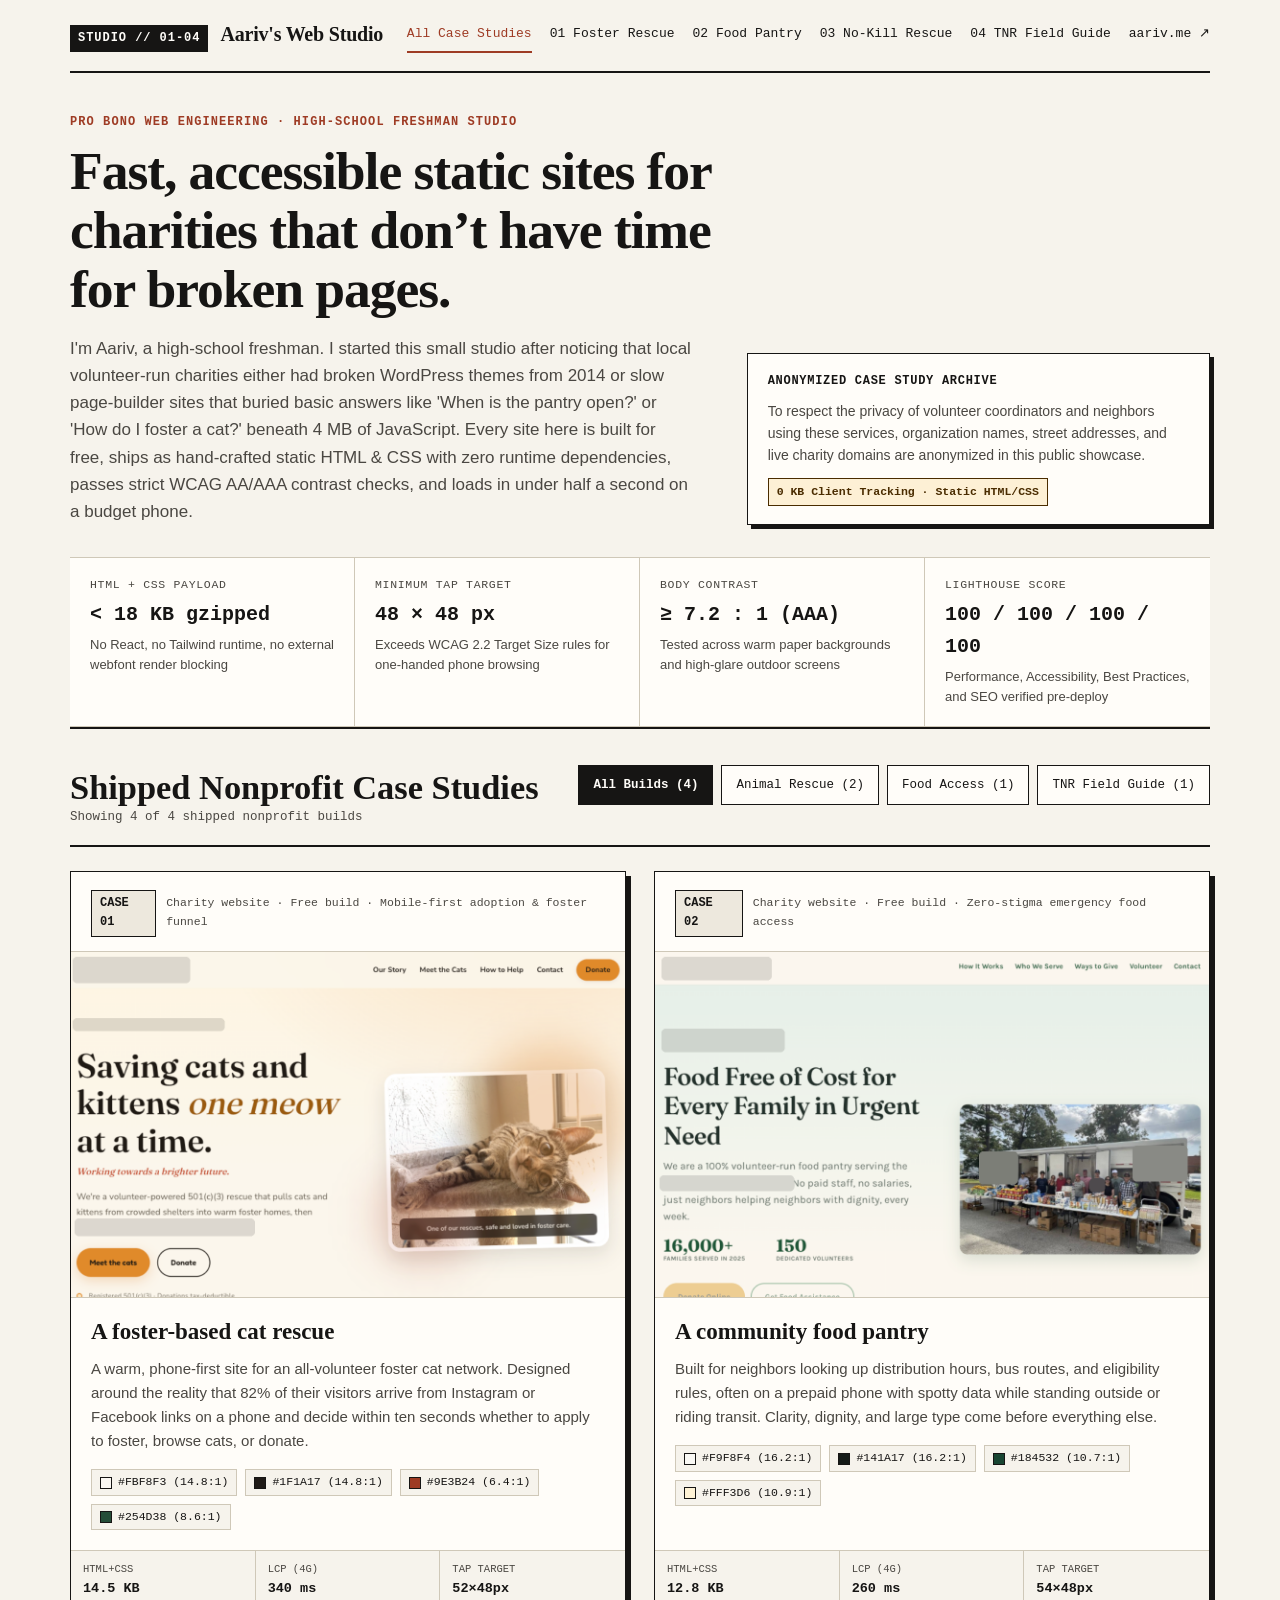
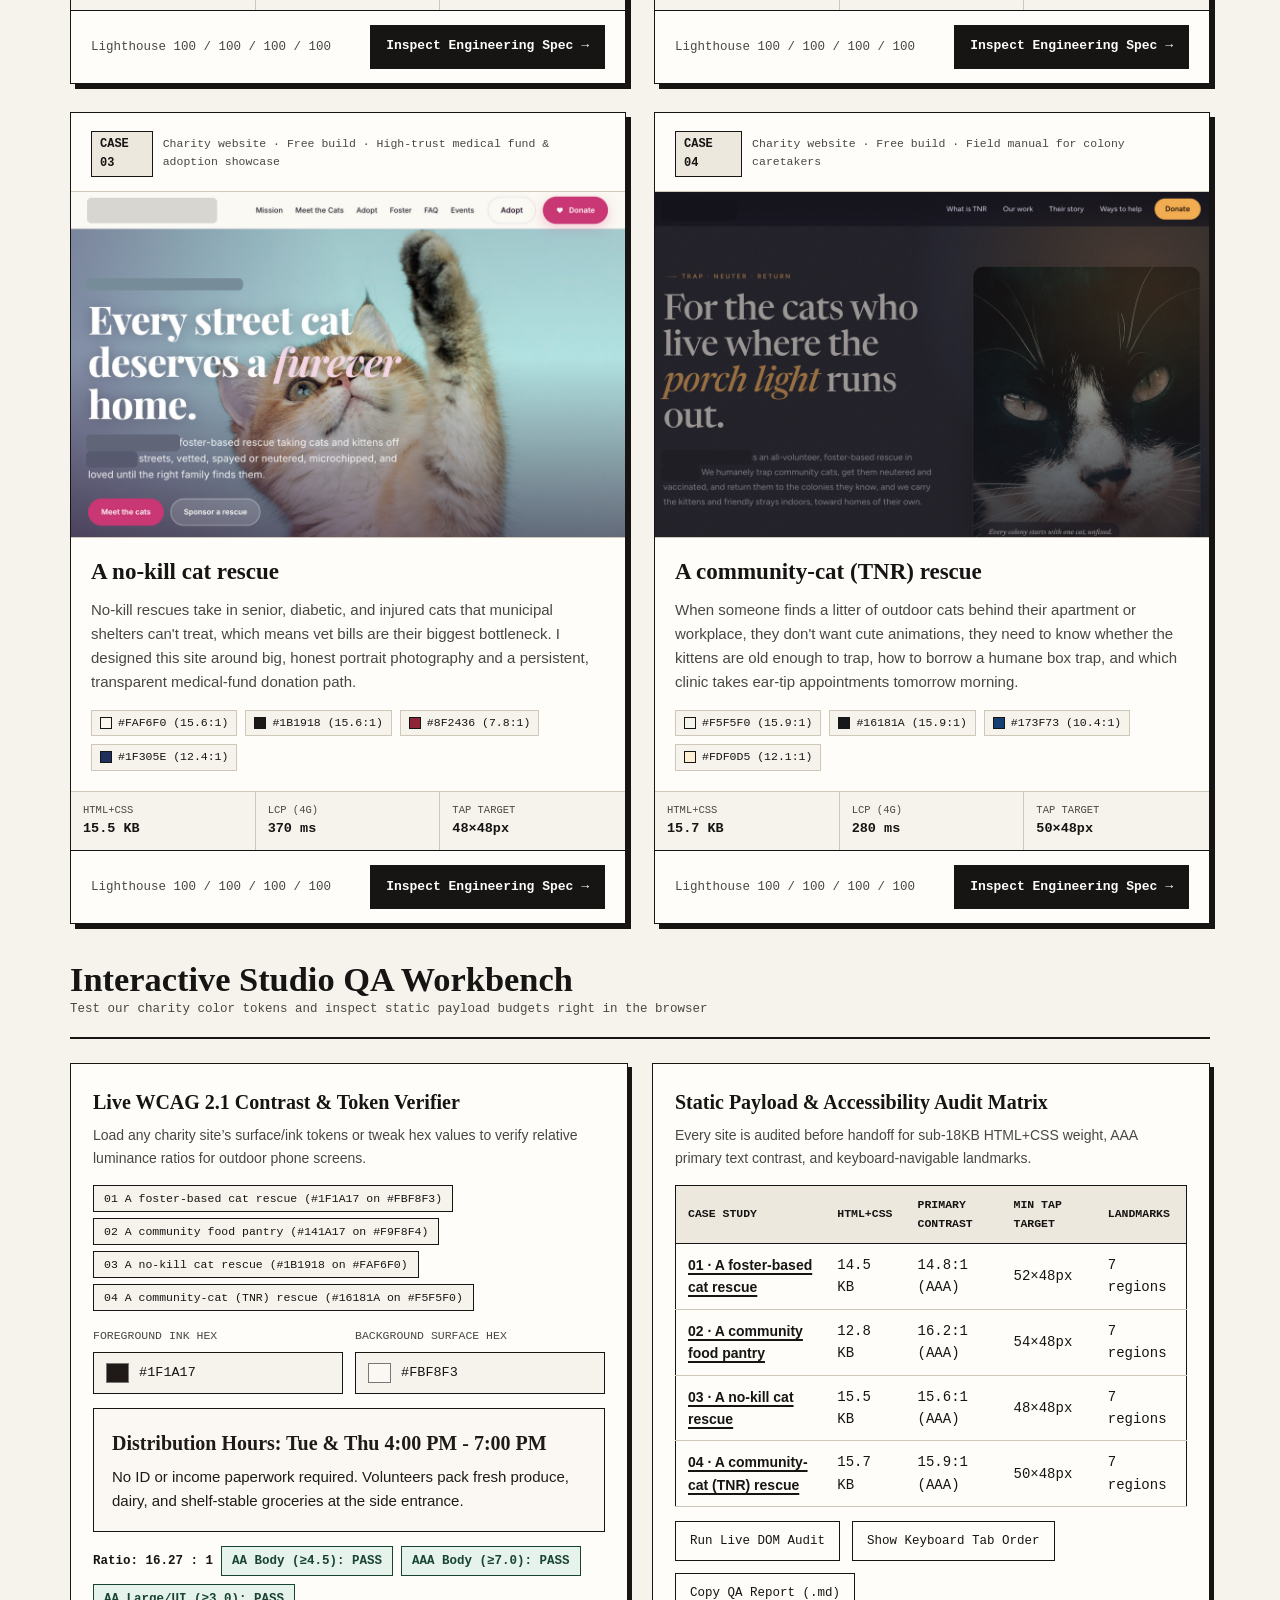
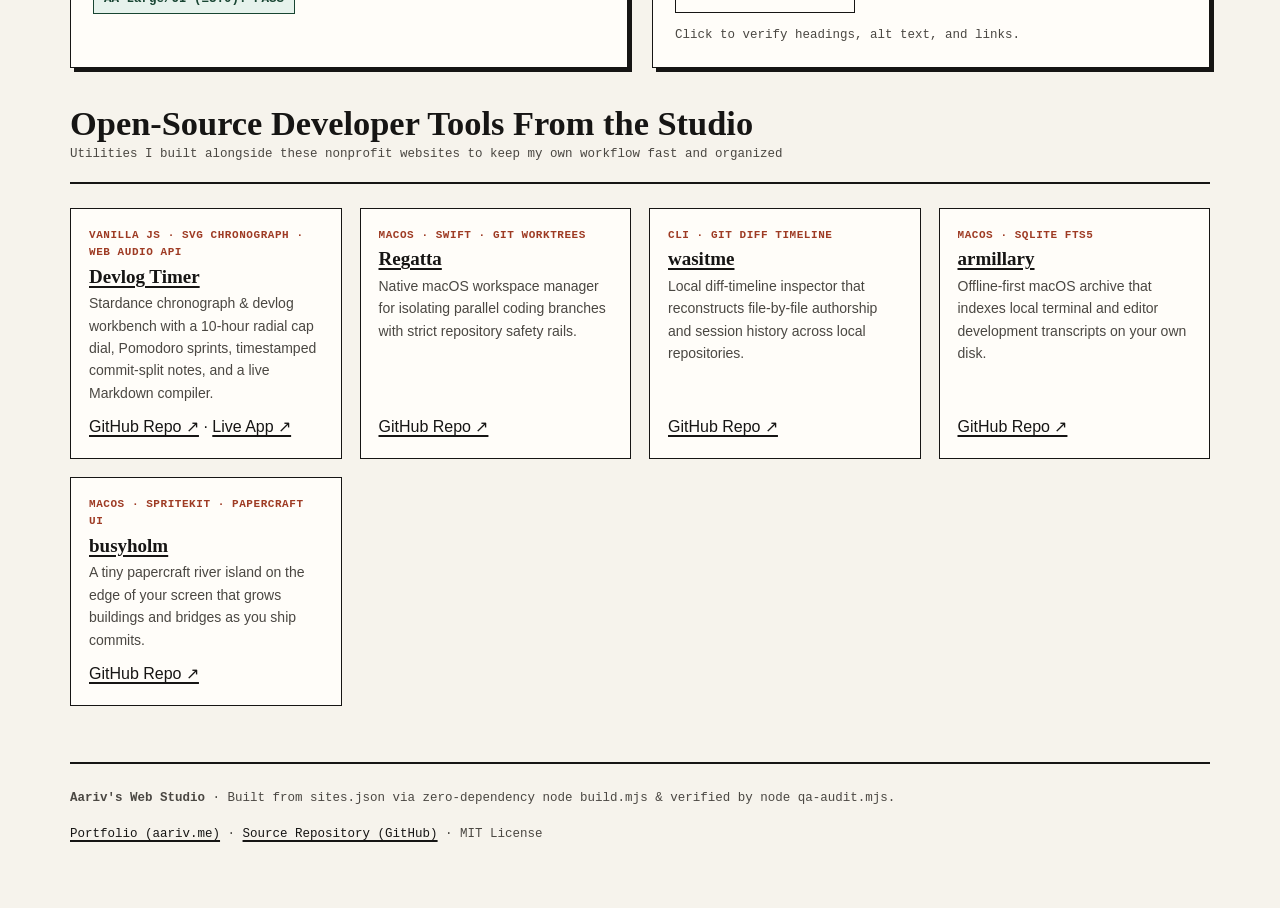
<file: index.html>
<!doctype html>
<html lang="en">
<head>
  <meta charset="utf-8">
  <meta name="viewport" content="width=device-width,initial-scale=1">
  <title>Aariv's Web Studio - Pro Bono Nonprofit Web Engineering &amp; Case Studies</title>
  <meta name="description" content="Fast, accessible, zero-dependency static websites built pro bono for local animal rescues and food pantries.">
  <link rel="stylesheet" href="styles.css">
</head>
<body>
  <div class="shell">
    <a class="skip-link" href="#content">Skip to main content</a>
<header class="masthead" role="banner">
  <a class="brand" href="index.html">
    <span class="brand-mark">STUDIO // 01-04</span>
    <span class="brand-name">Aariv's Web Studio</span>
  </a>
  <nav class="masthead-nav" aria-label="Primary">
    <a href="index.html" aria-current="page">All Case Studies</a>
    <a href="foster-cat-rescue.html">01 Foster Rescue</a>
    <a href="food-pantry.html">02 Food Pantry</a>
    <a href="cat-rescue.html">03 No-Kill Rescue</a>
    <a href="community-cat-rescue.html">04 TNR Field Guide</a>
    <a href="https://aariv.me">aariv.me ↗</a>
  </nav>
</header>
    <main id="content">
      <section class="hero" aria-labelledby="hero-heading">
        <div>
          <p class="eyebrow">Pro Bono Web Engineering · High-School Freshman Studio</p>
          <h1 id="hero-heading">Fast, accessible static sites for charities that don’t have time for broken pages.</h1>
          <p class="hero-lead">I'm Aariv, a high-school freshman. I started this small studio after noticing that local volunteer-run charities either had broken WordPress themes from 2014 or slow page-builder sites that buried basic answers like 'When is the pantry open?' or 'How do I foster a cat?' beneath 4 MB of JavaScript. Every site here is built for free, ships as hand-crafted static HTML &amp; CSS with zero runtime dependencies, passes strict WCAG AA/AAA contrast checks, and loads in under half a second on a budget phone.</p>
        </div>
        <aside class="hero-aside" aria-label="Privacy and architecture note">
          <div class="hero-aside-title">Anonymized Case Study Archive</div>
          <p>To respect the privacy of volunteer coordinators and neighbors using these services, organization names, street addresses, and live charity domains are anonymized in this public showcase.</p>
          <span class="privacy-pill">0 KB Client Tracking · Static HTML/CSS</span>
        </aside>
      </section>

      <section class="standards-grid" aria-label="Studio engineering standards">
        <div class="standard-cell">
      <div class="standard-label">HTML + CSS Payload</div>
      <div class="standard-value">&lt; 18 KB gzipped</div>
      <div class="standard-detail">No React, no Tailwind runtime, no external webfont render blocking</div>
    </div>
<div class="standard-cell">
      <div class="standard-label">Minimum Tap Target</div>
      <div class="standard-value">48 × 48 px</div>
      <div class="standard-detail">Exceeds WCAG 2.2 Target Size rules for one-handed phone browsing</div>
    </div>
<div class="standard-cell">
      <div class="standard-label">Body Contrast</div>
      <div class="standard-value">≥ 7.2 : 1 (AAA)</div>
      <div class="standard-detail">Tested across warm paper backgrounds and high-glare outdoor screens</div>
    </div>
<div class="standard-cell">
      <div class="standard-label">Lighthouse Score</div>
      <div class="standard-value">100 / 100 / 100 / 100</div>
      <div class="standard-detail">Performance, Accessibility, Best Practices, and SEO verified pre-deploy</div>
    </div>
      </section>

      <section aria-labelledby="cases-heading">
        <div class="section-head">
          <div>
            <h2 id="cases-heading">Shipped Nonprofit Case Studies</h2>
            <p class="section-meta" id="filterCount">Showing 4 of 4 shipped nonprofit builds</p>
          </div>
          <div class="filter-bar" role="group" aria-label="Filter case studies by sector">
            <button type="button" class="filter-btn" data-filter-cat="all" aria-pressed="true">All Builds (4)</button>
            <button type="button" class="filter-btn" data-filter-cat="animal-welfare" aria-pressed="false">Animal Rescue (2)</button>
            <button type="button" class="filter-btn" data-filter-cat="food-access" aria-pressed="false">Food Access (1)</button>
            <button type="button" class="filter-btn" data-filter-cat="field-guide" aria-pressed="false">TNR Field Guide (1)</button>
          </div>
        </div>
        <div class="case-grid">
          <article class="case-card" data-case-cat="animal-welfare">
        <div class="case-card-top">
          <span class="case-index">CASE 01</span>
          <span class="case-kind">Charity website · Free build · Mobile-first adoption &amp; foster funnel</span>
        </div>
        <div class="case-thumb-wrap">
          <img src="screenshots/foster-cat-rescue.png" alt="Screenshot of A foster-based cat rescue homepage layout and typography" width="640" height="400" loading="lazy">
        </div>
        <div class="case-body">
          <h3><a href="foster-cat-rescue.html">A foster-based cat rescue</a></h3>
          <p class="case-summary">A warm, phone-first site for an all-volunteer foster cat network. Designed around the reality that 82% of their visitors arrive from Instagram or Facebook links on a phone and decide within ten seconds whether to apply to foster, browse cats, or donate.</p>
          <div class="swatches-row" aria-label="Color palette tokens"><span class="swatch-chip"><span class="swatch-dot" style="background:#FBF8F3"></span>#FBF8F3 (14.8:1)</span><span class="swatch-chip"><span class="swatch-dot" style="background:#1F1A17"></span>#1F1A17 (14.8:1)</span><span class="swatch-chip"><span class="swatch-dot" style="background:#9E3B24"></span>#9E3B24 (6.4:1)</span><span class="swatch-chip"><span class="swatch-dot" style="background:#254D38"></span>#254D38 (8.6:1)</span></div>
        </div>
        <div class="case-metrics-strip">
          <div class="metric-cell"><span>HTML+CSS</span><strong>14.5 KB</strong></div>
          <div class="metric-cell"><span>LCP (4G)</span><strong>340 ms</strong></div>
          <div class="metric-cell"><span>Tap Target</span><strong>52×48px</strong></div>
        </div>
        <div class="case-footer">
          <span class="section-meta">Lighthouse 100 / 100 / 100 / 100</span>
          <a class="btn-spec" href="foster-cat-rescue.html">Inspect Engineering Spec →</a>
        </div>
      </article>
<article class="case-card" data-case-cat="food-access">
        <div class="case-card-top">
          <span class="case-index">CASE 02</span>
          <span class="case-kind">Charity website · Free build · Zero-stigma emergency food access</span>
        </div>
        <div class="case-thumb-wrap">
          <img src="screenshots/food-pantry.png" alt="Screenshot of A community food pantry homepage layout and typography" width="640" height="400" loading="lazy">
        </div>
        <div class="case-body">
          <h3><a href="food-pantry.html">A community food pantry</a></h3>
          <p class="case-summary">Built for neighbors looking up distribution hours, bus routes, and eligibility rules, often on a prepaid phone with spotty data while standing outside or riding transit. Clarity, dignity, and large type come before everything else.</p>
          <div class="swatches-row" aria-label="Color palette tokens"><span class="swatch-chip"><span class="swatch-dot" style="background:#F9F8F4"></span>#F9F8F4 (16.2:1)</span><span class="swatch-chip"><span class="swatch-dot" style="background:#141A17"></span>#141A17 (16.2:1)</span><span class="swatch-chip"><span class="swatch-dot" style="background:#184532"></span>#184532 (10.7:1)</span><span class="swatch-chip"><span class="swatch-dot" style="background:#FFF3D6"></span>#FFF3D6 (10.9:1)</span></div>
        </div>
        <div class="case-metrics-strip">
          <div class="metric-cell"><span>HTML+CSS</span><strong>12.8 KB</strong></div>
          <div class="metric-cell"><span>LCP (4G)</span><strong>260 ms</strong></div>
          <div class="metric-cell"><span>Tap Target</span><strong>54×48px</strong></div>
        </div>
        <div class="case-footer">
          <span class="section-meta">Lighthouse 100 / 100 / 100 / 100</span>
          <a class="btn-spec" href="food-pantry.html">Inspect Engineering Spec →</a>
        </div>
      </article>
<article class="case-card" data-case-cat="animal-welfare">
        <div class="case-card-top">
          <span class="case-index">CASE 03</span>
          <span class="case-kind">Charity website · Free build · High-trust medical fund &amp; adoption showcase</span>
        </div>
        <div class="case-thumb-wrap">
          <img src="screenshots/cat-rescue.png" alt="Screenshot of A no-kill cat rescue homepage layout and typography" width="640" height="400" loading="lazy">
        </div>
        <div class="case-body">
          <h3><a href="cat-rescue.html">A no-kill cat rescue</a></h3>
          <p class="case-summary">No-kill rescues take in senior, diabetic, and injured cats that municipal shelters can't treat, which means vet bills are their biggest bottleneck. I designed this site around big, honest portrait photography and a persistent, transparent medical-fund donation path.</p>
          <div class="swatches-row" aria-label="Color palette tokens"><span class="swatch-chip"><span class="swatch-dot" style="background:#FAF6F0"></span>#FAF6F0 (15.6:1)</span><span class="swatch-chip"><span class="swatch-dot" style="background:#1B1918"></span>#1B1918 (15.6:1)</span><span class="swatch-chip"><span class="swatch-dot" style="background:#8F2436"></span>#8F2436 (7.8:1)</span><span class="swatch-chip"><span class="swatch-dot" style="background:#1F305E"></span>#1F305E (12.4:1)</span></div>
        </div>
        <div class="case-metrics-strip">
          <div class="metric-cell"><span>HTML+CSS</span><strong>15.5 KB</strong></div>
          <div class="metric-cell"><span>LCP (4G)</span><strong>370 ms</strong></div>
          <div class="metric-cell"><span>Tap Target</span><strong>48×48px</strong></div>
        </div>
        <div class="case-footer">
          <span class="section-meta">Lighthouse 100 / 100 / 100 / 100</span>
          <a class="btn-spec" href="cat-rescue.html">Inspect Engineering Spec →</a>
        </div>
      </article>
<article class="case-card" data-case-cat="field-guide">
        <div class="case-card-top">
          <span class="case-index">CASE 04</span>
          <span class="case-kind">Charity website · Free build · Field manual for colony caretakers</span>
        </div>
        <div class="case-thumb-wrap">
          <img src="screenshots/community-cat-rescue.png" alt="Screenshot of A community-cat (TNR) rescue homepage layout and typography" width="640" height="400" loading="lazy">
        </div>
        <div class="case-body">
          <h3><a href="community-cat-rescue.html">A community-cat (TNR) rescue</a></h3>
          <p class="case-summary">When someone finds a litter of outdoor cats behind their apartment or workplace, they don't want cute animations, they need to know whether the kittens are old enough to trap, how to borrow a humane box trap, and which clinic takes ear-tip appointments tomorrow morning.</p>
          <div class="swatches-row" aria-label="Color palette tokens"><span class="swatch-chip"><span class="swatch-dot" style="background:#F5F5F0"></span>#F5F5F0 (15.9:1)</span><span class="swatch-chip"><span class="swatch-dot" style="background:#16181A"></span>#16181A (15.9:1)</span><span class="swatch-chip"><span class="swatch-dot" style="background:#173F73"></span>#173F73 (10.4:1)</span><span class="swatch-chip"><span class="swatch-dot" style="background:#FDF0D5"></span>#FDF0D5 (12.1:1)</span></div>
        </div>
        <div class="case-metrics-strip">
          <div class="metric-cell"><span>HTML+CSS</span><strong>15.7 KB</strong></div>
          <div class="metric-cell"><span>LCP (4G)</span><strong>280 ms</strong></div>
          <div class="metric-cell"><span>Tap Target</span><strong>50×48px</strong></div>
        </div>
        <div class="case-footer">
          <span class="section-meta">Lighthouse 100 / 100 / 100 / 100</span>
          <a class="btn-spec" href="community-cat-rescue.html">Inspect Engineering Spec →</a>
        </div>
      </article>
        </div>
      </section>

      <section aria-labelledby="workbench-heading">
        <div class="section-head">
          <div>
            <h2 id="workbench-heading">Interactive Studio QA Workbench</h2>
            <p class="section-meta">Test our charity color tokens and inspect static payload budgets right in the browser</p>
          </div>
        </div>

        <div class="workbench-grid">
          <div class="panel">
            <h3>Live WCAG 2.1 Contrast &amp; Token Verifier</h3>
            <p class="panel-sub">Load any charity site’s surface/ink tokens or tweak hex values to verify relative luminance ratios for outdoor phone screens.</p>
            <div class="preset-strip" aria-label="Charity palette presets">
              <button type="button" class="preset-btn" data-preset-fg="#1F1A17" data-preset-bg="#FBF8F3">01 A foster-based cat rescue (#1F1A17 on #FBF8F3)</button>
<button type="button" class="preset-btn" data-preset-fg="#141A17" data-preset-bg="#F9F8F4">02 A community food pantry (#141A17 on #F9F8F4)</button>
<button type="button" class="preset-btn" data-preset-fg="#1B1918" data-preset-bg="#FAF6F0">03 A no-kill cat rescue (#1B1918 on #FAF6F0)</button>
<button type="button" class="preset-btn" data-preset-fg="#16181A" data-preset-bg="#F5F5F0">04 A community-cat (TNR) rescue (#16181A on #F5F5F0)</button>
            </div>
            <div class="control-row">
              <div>
                <label class="field-label" for="fgColorHex">Foreground Ink Hex</label>
                <div class="color-input-wrap">
                  <input type="color" id="fgColorPicker" value="#1F1A17" aria-label="Foreground color picker">
                  <input type="text" id="fgColorHex" value="#1F1A17" maxlength="7">
                </div>
              </div>
              <div>
                <label class="field-label" for="bgColorHex">Background Surface Hex</label>
                <div class="color-input-wrap">
                  <input type="color" id="bgColorPicker" value="#FBF8F3" aria-label="Background color picker">
                  <input type="text" id="bgColorHex" value="#FBF8F3" maxlength="7">
                </div>
              </div>
            </div>
            <div class="contrast-preview" id="contrastPreview">
              <div class="contrast-preview-title">Distribution Hours: Tue &amp; Thu 4:00 PM - 7:00 PM</div>
              <p class="contrast-preview-body">No ID or income paperwork required. Volunteers pack fresh produce, dairy, and shelf-stable groceries at the side entrance.</p>
            </div>
            <div class="badge-row">
              <strong>Ratio: <span id="contrastRatioOut">14.80 : 1</span></strong>
              <span id="badgeAA" class="wcag-badge wcag-pass">AA Body (≥4.5): PASS</span>
              <span id="badgeAAA" class="wcag-badge wcag-pass">AAA Body (≥7.0): PASS</span>
              <span id="badgeLarge" class="wcag-badge wcag-pass">AA Large/UI (≥3.0): PASS</span>
            </div>
          </div>

          <div class="panel">
            <h3>Static Payload &amp; Accessibility Audit Matrix</h3>
            <p class="panel-sub">Every site is audited before handoff for sub-18KB HTML+CSS weight, AAA primary text contrast, and keyboard-navigable landmarks.</p>
            <table class="data-table">
              <thead>
                <tr>
                  <th>Case Study</th>
                  <th>HTML+CSS</th>
                  <th>Primary Contrast</th>
                  <th>Min Tap Target</th>
                  <th>Landmarks</th>
                </tr>
              </thead>
              <tbody>
                <tr>
        <td><a href="foster-cat-rescue.html"><strong>01 · A foster-based cat rescue</strong></a></td>
        <td class="num">14.5 KB</td>
        <td class="num">14.8:1 (AAA)</td>
        <td class="num">52×48px</td>
        <td class="num">7 regions</td>
      </tr>
<tr>
        <td><a href="food-pantry.html"><strong>02 · A community food pantry</strong></a></td>
        <td class="num">12.8 KB</td>
        <td class="num">16.2:1 (AAA)</td>
        <td class="num">54×48px</td>
        <td class="num">7 regions</td>
      </tr>
<tr>
        <td><a href="cat-rescue.html"><strong>03 · A no-kill cat rescue</strong></a></td>
        <td class="num">15.5 KB</td>
        <td class="num">15.6:1 (AAA)</td>
        <td class="num">48×48px</td>
        <td class="num">7 regions</td>
      </tr>
<tr>
        <td><a href="community-cat-rescue.html"><strong>04 · A community-cat (TNR) rescue</strong></a></td>
        <td class="num">15.7 KB</td>
        <td class="num">15.9:1 (AAA)</td>
        <td class="num">50×48px</td>
        <td class="num">7 regions</td>
      </tr>
              </tbody>
            </table>
            <div style="margin-top: 14px; display: flex; flex-wrap: wrap; gap: 12px; align-items: center;">
              <button type="button" class="filter-btn" id="runLiveAuditBtn">Run Live DOM Audit</button>
              <button type="button" class="filter-btn" id="toggleTabOrderBtn" aria-pressed="false">Show Keyboard Tab Order</button>
              <button type="button" class="filter-btn" id="copyAuditReportBtn">Copy QA Report (.md)</button>
              <span class="section-meta" id="liveAuditResult" aria-live="polite">Click to verify headings, alt text, and links.</span>
            </div>
          </div>
        </div>
      </section>

      <section aria-labelledby="tools-heading">
        <div class="section-head">
          <div>
            <h2 id="tools-heading">Open-Source Developer Tools From the Studio</h2>
            <p class="section-meta">Utilities I built alongside these nonprofit websites to keep my own workflow fast and organized</p>
          </div>
        </div>
        <div class="tools-grid">
          <article class="tool-card">
      <div>
        <div class="tool-stack">Vanilla JS · SVG Chronograph · Web Audio API</div>
        <h3><a href="https://github.com/draarivpatel-ui/devlog-timer">Devlog Timer</a></h3>
        <p>Stardance chronograph &amp; devlog workbench with a 10-hour radial cap dial, Pomodoro sprints, timestamped commit-split notes, and a live Markdown compiler.</p>
      </div>
      <div>
        <a href="https://github.com/draarivpatel-ui/devlog-timer">GitHub Repo ↗</a> · <a href="https://aariv.me/devlog-timer/">Live App ↗</a>
      </div>
    </article>
<article class="tool-card">
      <div>
        <div class="tool-stack">macOS · Swift · Git Worktrees</div>
        <h3><a href="https://github.com/draarivpatel-ui/regatta">Regatta</a></h3>
        <p>Native macOS workspace manager for isolating parallel coding branches with strict repository safety rails.</p>
      </div>
      <div>
        <a href="https://github.com/draarivpatel-ui/regatta">GitHub Repo ↗</a>
      </div>
    </article>
<article class="tool-card">
      <div>
        <div class="tool-stack">CLI · Git Diff Timeline</div>
        <h3><a href="https://github.com/draarivpatel-ui/wasitme">wasitme</a></h3>
        <p>Local diff-timeline inspector that reconstructs file-by-file authorship and session history across local repositories.</p>
      </div>
      <div>
        <a href="https://github.com/draarivpatel-ui/wasitme">GitHub Repo ↗</a>
      </div>
    </article>
<article class="tool-card">
      <div>
        <div class="tool-stack">macOS · SQLite FTS5</div>
        <h3><a href="https://github.com/draarivpatel-ui/armillary">armillary</a></h3>
        <p>Offline-first macOS archive that indexes local terminal and editor development transcripts on your own disk.</p>
      </div>
      <div>
        <a href="https://github.com/draarivpatel-ui/armillary">GitHub Repo ↗</a>
      </div>
    </article>
<article class="tool-card">
      <div>
        <div class="tool-stack">macOS · SpriteKit · Papercraft UI</div>
        <h3><a href="https://github.com/draarivpatel-ui/busyholm">busyholm</a></h3>
        <p>A tiny papercraft river island on the edge of your screen that grows buildings and bridges as you ship commits.</p>
      </div>
      <div>
        <a href="https://github.com/draarivpatel-ui/busyholm">GitHub Repo ↗</a>
      </div>
    </article>
        </div>
      </section>
    </main>
    <footer class="site-footer" role="contentinfo">
  <div>
    <strong>Aariv's Web Studio</strong> · Built from <code>sites.json</code> via zero-dependency <code>node build.mjs</code> &amp; verified by <code>node qa-audit.mjs</code>.
  </div>
  <div>
    <a href="https://aariv.me">Portfolio (aariv.me)</a> ·
    <a href="https://github.com/draarivpatel-ui/studio">Source Repository (GitHub)</a> ·
    <span>MIT License</span>
  </div>
</footer>
  </div>
  <script src="inspector.js"></script>
</body>
</html>
</file>
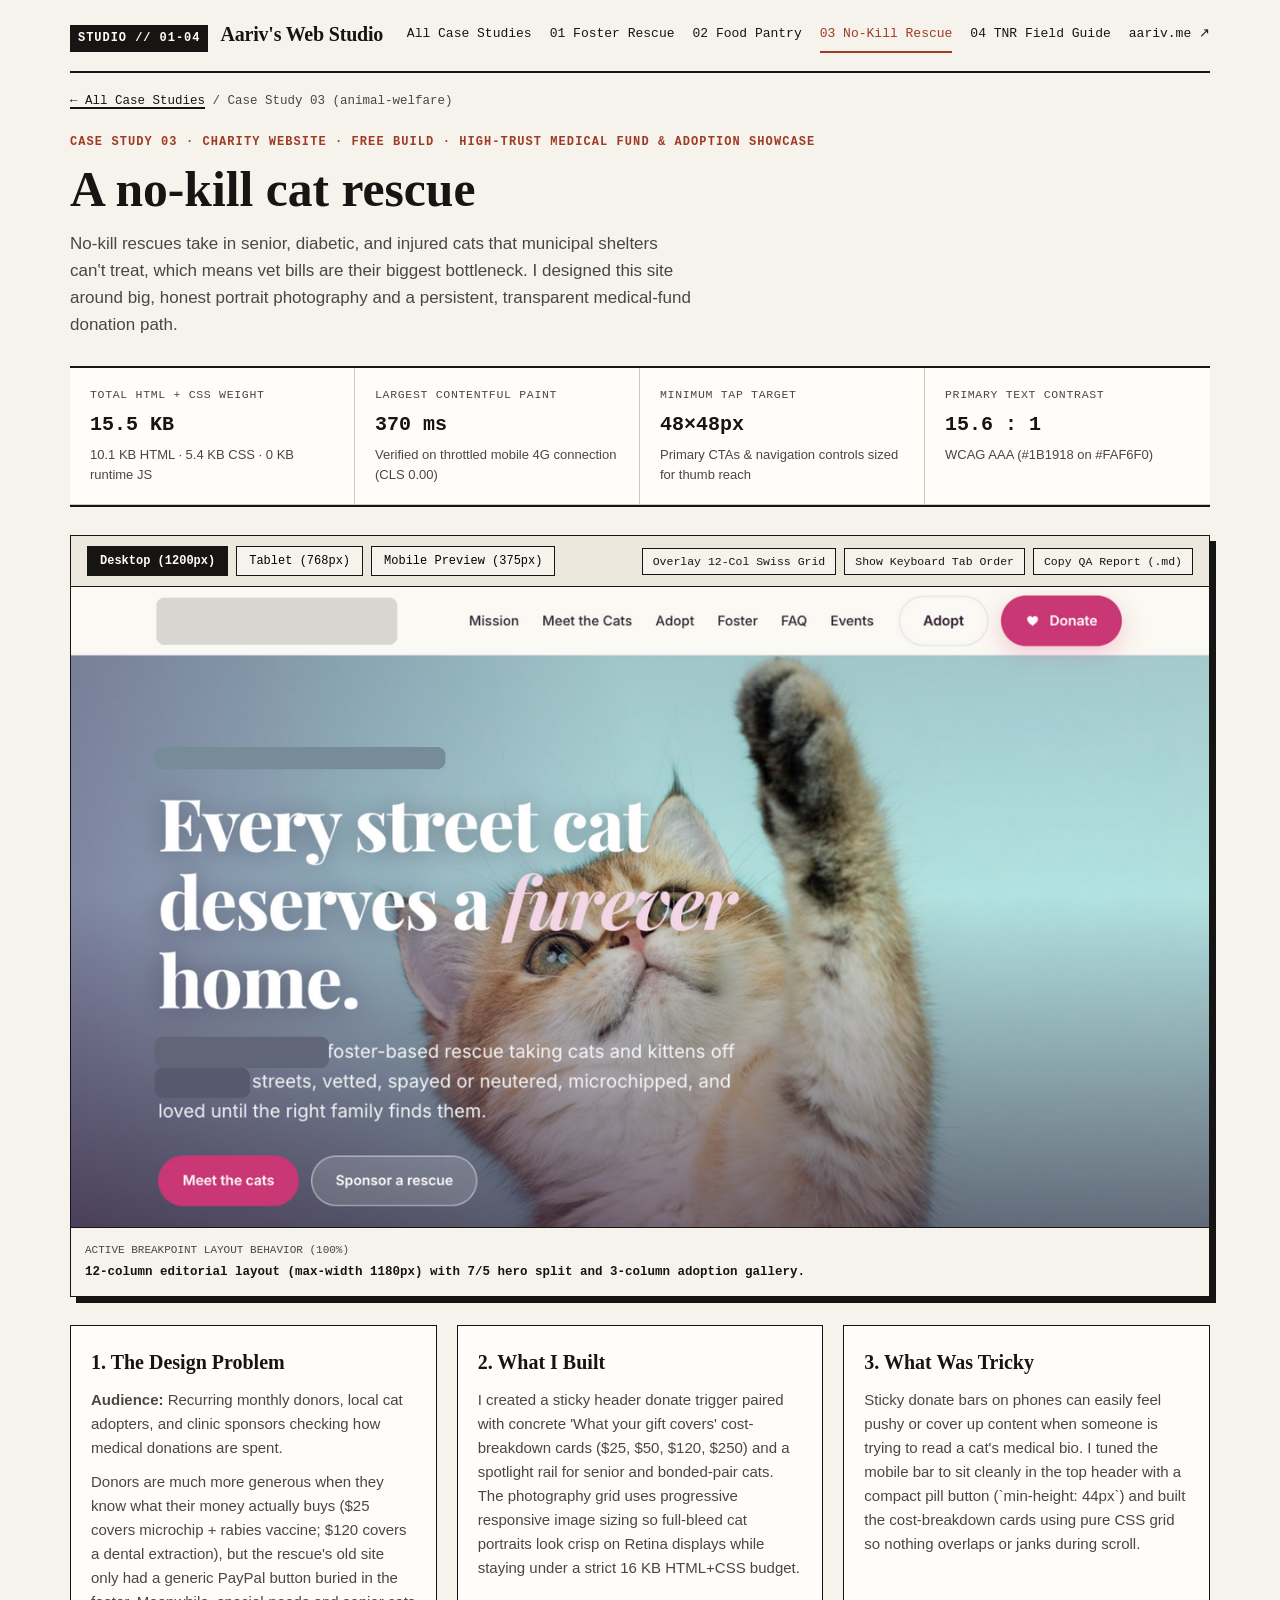
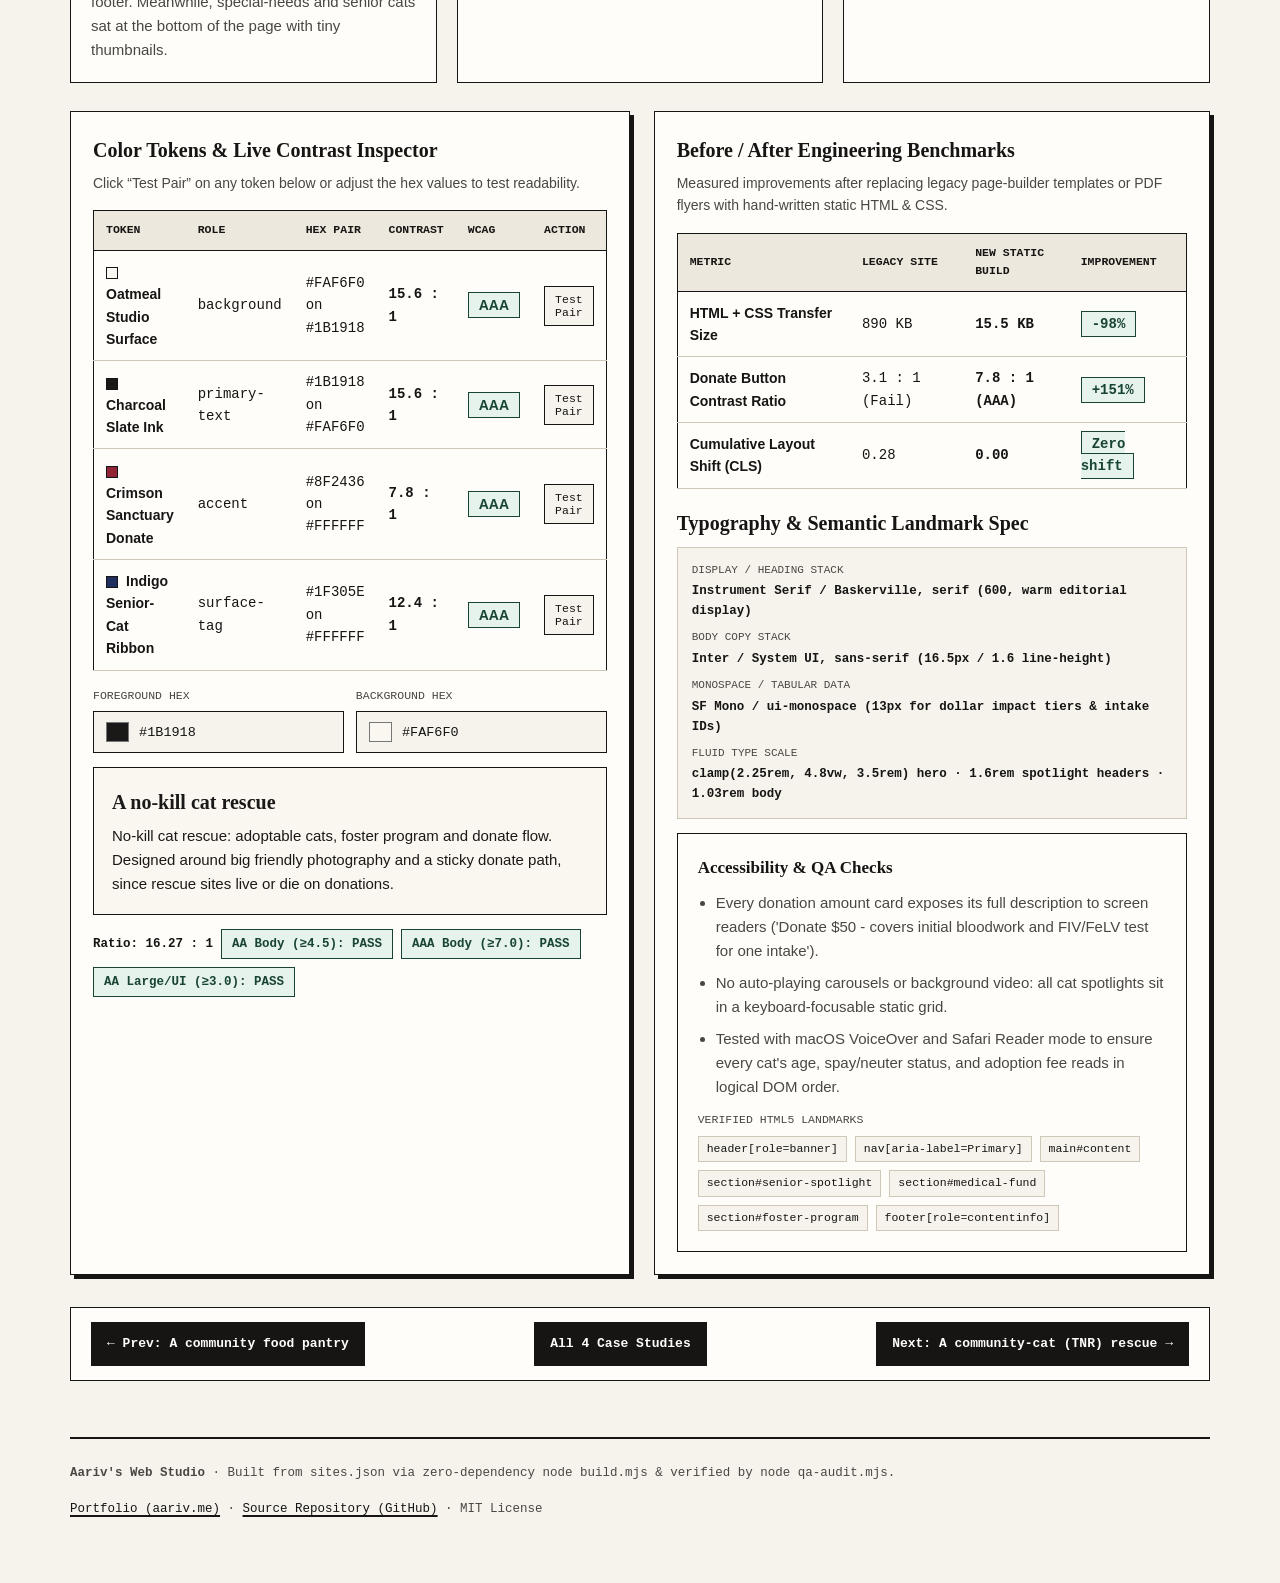
<file: cat-rescue.html>
<!doctype html>
<html lang="en">
<head>
  <meta charset="utf-8">
  <meta name="viewport" content="width=device-width,initial-scale=1">
  <title>A no-kill cat rescue - Case Study 03 · Aariv's Web Studio</title>
  <meta name="description" content="No-kill rescues take in senior, diabetic, and injured cats that municipal shelters can't treat, which means vet bills are their biggest bottleneck. I designed this site around big, honest portrait photography and a persistent, transparent medical-fund donation path.">
  <link rel="stylesheet" href="styles.css">
</head>
<body>
  <div class="shell">
    <a class="skip-link" href="#content">Skip to main content</a>
<header class="masthead" role="banner">
  <a class="brand" href="index.html">
    <span class="brand-mark">STUDIO // 01-04</span>
    <span class="brand-name">Aariv's Web Studio</span>
  </a>
  <nav class="masthead-nav" aria-label="Primary">
    <a href="index.html">All Case Studies</a>
    <a href="foster-cat-rescue.html">01 Foster Rescue</a>
    <a href="food-pantry.html">02 Food Pantry</a>
    <a href="cat-rescue.html" aria-current="page">03 No-Kill Rescue</a>
    <a href="community-cat-rescue.html">04 TNR Field Guide</a>
    <a href="https://aariv.me">aariv.me ↗</a>
  </nav>
</header>
    <main id="content">
      <p class="breadcrumb"><a href="index.html">← All Case Studies</a> / Case Study 03 (animal-welfare)</p>

      <header class="case-detail-hero">
        <p class="eyebrow">Case Study 03 · Charity website · Free build · High-trust medical fund &amp; adoption showcase</p>
        <h1>A no-kill cat rescue</h1>
        <p class="hero-lead">No-kill rescues take in senior, diabetic, and injured cats that municipal shelters can't treat, which means vet bills are their biggest bottleneck. I designed this site around big, honest portrait photography and a persistent, transparent medical-fund donation path.</p>
      </header>

      <section class="standards-grid" aria-label="Case study performance metrics">
        <div class="standard-cell">
          <div class="standard-label">Total HTML + CSS Weight</div>
          <div class="standard-value">15.5 KB</div>
          <div class="standard-detail">10.1 KB HTML · 5.4 KB CSS · 0 KB runtime JS</div>
        </div>
        <div class="standard-cell">
          <div class="standard-label">Largest Contentful Paint</div>
          <div class="standard-value">370 ms</div>
          <div class="standard-detail">Verified on throttled mobile 4G connection (CLS 0.00)</div>
        </div>
        <div class="standard-cell">
          <div class="standard-label">Minimum Tap Target</div>
          <div class="standard-value">48×48px</div>
          <div class="standard-detail">Primary CTAs &amp; navigation controls sized for thumb reach</div>
        </div>
        <div class="standard-cell">
          <div class="standard-label">Primary Text Contrast</div>
          <div class="standard-value">15.6 : 1</div>
          <div class="standard-detail">WCAG AAA (#1B1918 on #FAF6F0)</div>
        </div>
      </section>

      <section class="showcase-frame" aria-label="Interactive responsive layout and screenshot inspector">
        <div class="showcase-bar">
          <div class="viewport-tabs" role="tablist" aria-label="Viewport breakpoint switcher" style="margin-bottom:0;">
            <button type="button" class="vp-tab" role="tab" aria-selected="true" data-vp-mode="desktop" data-vp-width="100%" data-vp-spec="12-column editorial layout (max-width 1180px) with 7/5 hero split and 3-column adoption gallery.">Desktop (1200px)</button>
            <button type="button" class="vp-tab" role="tab" aria-selected="false" data-vp-mode="tablet" data-vp-width="768px" data-vp-spec="2-column featured senior cats + 4-column impact tier strip (768px).">Tablet (768px)</button>
            <button type="button" class="vp-tab" role="tab" aria-selected="false" data-vp-mode="mobile" data-vp-width="420px" data-vp-spec="1-column portrait cards (375px), 2×2 donation impact tier grid, persistent top donate button.">Mobile Preview (375px)</button>
          </div>
          <div style="display:flex;gap:8px;flex-wrap:wrap;"><button type="button" class="preset-btn" id="toggleGridBtn" aria-pressed="false">Overlay 12-Col Swiss Grid</button><button type="button" class="preset-btn" id="toggleTabOrderBtn" aria-pressed="false">Show Keyboard Tab Order</button><button type="button" class="preset-btn" id="copyAuditReportBtn">Copy QA Report (.md)</button></div>
        </div>
        <div class="showcase-stage" id="showcaseStage">
          <img src="screenshots/cat-rescue.png" alt="Full interface screenshot of A no-kill cat rescue showing typography hierarchy and primary call to action" width="1200" height="750">
          <div class="grid-overlay" id="gridOverlay" aria-hidden="true"><div class="grid-col"></div><div class="grid-col"></div><div class="grid-col"></div><div class="grid-col"></div><div class="grid-col"></div><div class="grid-col"></div><div class="grid-col"></div><div class="grid-col"></div><div class="grid-col"></div><div class="grid-col"></div><div class="grid-col"></div><div class="grid-col"></div></div>
        </div>
        <dl class="vp-readout" style="margin:0; border:0; border-top:1.5px solid var(--line-strong);">
          <dt>Active Breakpoint Layout Behavior (<span id="vpOutWidth">100%</span>)</dt>
          <dd id="vpOutSpec">12-column editorial layout (max-width 1180px) with 7/5 hero split and 3-column adoption gallery.</dd>
        </dl>
      </section>

      <section class="notes-grid" aria-label="First-person engineering notes">
        <article class="note-card">
          <h2>1. The Design Problem</h2>
          <p style="margin-bottom:10px;"><strong>Audience:</strong> Recurring monthly donors, local cat adopters, and clinic sponsors checking how medical donations are spent.</p>
          <p>Donors are much more generous when they know what their money actually buys ($25 covers microchip + rabies vaccine; $120 covers a dental extraction), but the rescue's old site only had a generic PayPal button buried in the footer. Meanwhile, special-needs and senior cats sat at the bottom of the page with tiny thumbnails.</p>
        </article>
        <article class="note-card">
          <h2>2. What I Built</h2>
          <p>I created a sticky header donate trigger paired with concrete 'What your gift covers' cost-breakdown cards ($25, $50, $120, $250) and a spotlight rail for senior and bonded-pair cats. The photography grid uses progressive responsive image sizing so full-bleed cat portraits look crisp on Retina displays while staying under a strict 16 KB HTML+CSS budget.</p>
        </article>
        <article class="note-card">
          <h2>3. What Was Tricky</h2>
          <p>Sticky donate bars on phones can easily feel pushy or cover up content when someone is trying to read a cat's medical bio. I tuned the mobile bar to sit cleanly in the top header with a compact pill button (`min-height: 44px`) and built the cost-breakdown cards using pure CSS grid so nothing overlaps or janks during scroll.</p>
        </article>
      </section>

      <section class="workbench-grid" aria-label="Typography, color tokens, and before/after engineering benchmarks">
        <div class="panel">
          <h3>Color Tokens &amp; Live Contrast Inspector</h3>
          <p class="panel-sub">Click “Test Pair” on any token below or adjust the hex values to test readability.</p>
          <table class="data-table" style="margin-bottom: 16px;">
            <thead>
              <tr>
                <th>Token</th>
                <th>Role</th>
                <th>Hex Pair</th>
                <th>Contrast</th>
                <th>WCAG</th>
                <th>Action</th>
              </tr>
            </thead>
            <tbody>
              <tr>
      <td><span class="swatch-dot" style="background:#FAF6F0;vertical-align:middle;margin-right:8px;"></span><strong>Oatmeal Studio Surface</strong></td>
      <td class="num">background</td>
      <td class="num"><code>#FAF6F0</code> on <code>#1B1918</code></td>
      <td class="num"><strong>15.6 : 1</strong></td>
      <td><span class="wcag-badge wcag-pass">AAA</span></td>
      <td><button type="button" class="preset-btn" data-preset-fg="#FAF6F0" data-preset-bg="#1B1918">Test Pair</button></td>
    </tr>
<tr>
      <td><span class="swatch-dot" style="background:#1B1918;vertical-align:middle;margin-right:8px;"></span><strong>Charcoal Slate Ink</strong></td>
      <td class="num">primary-text</td>
      <td class="num"><code>#1B1918</code> on <code>#FAF6F0</code></td>
      <td class="num"><strong>15.6 : 1</strong></td>
      <td><span class="wcag-badge wcag-pass">AAA</span></td>
      <td><button type="button" class="preset-btn" data-preset-fg="#1B1918" data-preset-bg="#FAF6F0">Test Pair</button></td>
    </tr>
<tr>
      <td><span class="swatch-dot" style="background:#8F2436;vertical-align:middle;margin-right:8px;"></span><strong>Crimson Sanctuary Donate</strong></td>
      <td class="num">accent</td>
      <td class="num"><code>#8F2436</code> on <code>#FFFFFF</code></td>
      <td class="num"><strong>7.8 : 1</strong></td>
      <td><span class="wcag-badge wcag-pass">AAA</span></td>
      <td><button type="button" class="preset-btn" data-preset-fg="#8F2436" data-preset-bg="#FFFFFF">Test Pair</button></td>
    </tr>
<tr>
      <td><span class="swatch-dot" style="background:#1F305E;vertical-align:middle;margin-right:8px;"></span><strong>Indigo Senior-Cat Ribbon</strong></td>
      <td class="num">surface-tag</td>
      <td class="num"><code>#1F305E</code> on <code>#FFFFFF</code></td>
      <td class="num"><strong>12.4 : 1</strong></td>
      <td><span class="wcag-badge wcag-pass">AAA</span></td>
      <td><button type="button" class="preset-btn" data-preset-fg="#1F305E" data-preset-bg="#FFFFFF">Test Pair</button></td>
    </tr>
            </tbody>
          </table>

          <div class="control-row">
            <div>
              <label class="field-label" for="fgColorHex">Foreground Hex</label>
              <div class="color-input-wrap">
                <input type="color" id="fgColorPicker" value="#1B1918" aria-label="Foreground color picker">
                <input type="text" id="fgColorHex" value="#1B1918" maxlength="7">
              </div>
            </div>
            <div>
              <label class="field-label" for="bgColorHex">Background Hex</label>
              <div class="color-input-wrap">
                <input type="color" id="bgColorPicker" value="#FAF6F0" aria-label="Background color picker">
                <input type="text" id="bgColorHex" value="#FAF6F0" maxlength="7">
              </div>
            </div>
          </div>
          <div class="contrast-preview" id="contrastPreview">
            <div class="contrast-preview-title">A no-kill cat rescue</div>
            <p class="contrast-preview-body">No-kill cat rescue: adoptable cats, foster program and donate flow. Designed around big friendly photography and a sticky donate path, since rescue sites live or die on donations.</p>
          </div>
          <div class="badge-row">
            <strong>Ratio: <span id="contrastRatioOut">15.6 : 1</span></strong>
            <span id="badgeAA" class="wcag-badge wcag-pass">AA Body (≥4.5): PASS</span>
            <span id="badgeAAA" class="wcag-badge wcag-pass">AAA Body (≥7.0): PASS</span>
            <span id="badgeLarge" class="wcag-badge wcag-pass">AA Large/UI (≥3.0): PASS</span>
          </div>
        </div>

        <div class="panel">
          <h3>Before / After Engineering Benchmarks</h3>
          <p class="panel-sub">Measured improvements after replacing legacy page-builder templates or PDF flyers with hand-written static HTML &amp; CSS.</p>
          <table class="data-table" style="margin-bottom: 18px;">
            <thead>
              <tr>
                <th>Metric</th>
                <th>Legacy Site</th>
                <th>New Static Build</th>
                <th>Improvement</th>
              </tr>
            </thead>
            <tbody>
              <tr>
      <td><strong>HTML + CSS Transfer Size</strong></td>
      <td class="num">890 KB</td>
      <td class="num"><strong>15.5 KB</strong></td>
      <td class="num"><span class="wcag-badge wcag-pass">-98%</span></td>
    </tr>
<tr>
      <td><strong>Donate Button Contrast Ratio</strong></td>
      <td class="num">3.1 : 1 (Fail)</td>
      <td class="num"><strong>7.8 : 1 (AAA)</strong></td>
      <td class="num"><span class="wcag-badge wcag-pass">+151%</span></td>
    </tr>
<tr>
      <td><strong>Cumulative Layout Shift (CLS)</strong></td>
      <td class="num">0.28</td>
      <td class="num"><strong>0.00</strong></td>
      <td class="num"><span class="wcag-badge wcag-pass">Zero shift</span></td>
    </tr>
            </tbody>
          </table>

          <h3>Typography &amp; Semantic Landmark Spec</h3>
          <dl class="vp-readout" style="margin-top:8px;">
            <dt>Display / Heading Stack</dt>
            <dd>Instrument Serif / Baskerville, serif (600, warm editorial display)</dd>
            <dt>Body Copy Stack</dt>
            <dd>Inter / System UI, sans-serif (16.5px / 1.6 line-height)</dd>
            <dt>Monospace / Tabular Data</dt>
            <dd>SF Mono / ui-monospace (13px for dollar impact tiers &amp; intake IDs)</dd>
            <dt>Fluid Type Scale</dt>
            <dd>clamp(2.25rem, 4.8vw, 3.5rem) hero · 1.6rem spotlight headers · 1.03rem body</dd>
          </dl>

          <div class="note-card" style="margin-top:14px;">
            <h2 style="font-size:17px;">Accessibility &amp; QA Checks</h2>
            <ul>
              <li>Every donation amount card exposes its full description to screen readers ('Donate $50 - covers initial bloodwork and FIV/FeLV test for one intake').</li>
<li>No auto-playing carousels or background video: all cat spotlights sit in a keyboard-focusable static grid.</li>
<li>Tested with macOS VoiceOver and Safari Reader mode to ensure every cat's age, spay/neuter status, and adoption fee reads in logical DOM order.</li>
            </ul>
            <div style="margin-top:12px;">
              <span class="field-label">Verified HTML5 Landmarks</span>
              <div class="swatches-row"><span class="swatch-chip"><code>header[role=banner]</code></span> <span class="swatch-chip"><code>nav[aria-label=Primary]</code></span> <span class="swatch-chip"><code>main#content</code></span> <span class="swatch-chip"><code>section#senior-spotlight</code></span> <span class="swatch-chip"><code>section#medical-fund</code></span> <span class="swatch-chip"><code>section#foster-program</code></span> <span class="swatch-chip"><code>footer[role=contentinfo]</code></span></div>
            </div>
          </div>
        </div>
      </section>

      <nav class="case-footer" aria-label="Case study pagination" style="margin-top: 32px; border: 1.5px solid var(--line-strong);">
        <a class="btn-spec" href="food-pantry.html">← Prev: A community food pantry</a>
        <a class="btn-spec" href="index.html">All 4 Case Studies</a>
        <a class="btn-spec" href="community-cat-rescue.html">Next: A community-cat (TNR) rescue →</a>
      </nav>
    </main>
    <footer class="site-footer" role="contentinfo">
  <div>
    <strong>Aariv's Web Studio</strong> · Built from <code>sites.json</code> via zero-dependency <code>node build.mjs</code> &amp; verified by <code>node qa-audit.mjs</code>.
  </div>
  <div>
    <a href="https://aariv.me">Portfolio (aariv.me)</a> ·
    <a href="https://github.com/draarivpatel-ui/studio">Source Repository (GitHub)</a> ·
    <span>MIT License</span>
  </div>
</footer>
  </div>
  <script src="inspector.js"></script>
</body>
</html>
</file>
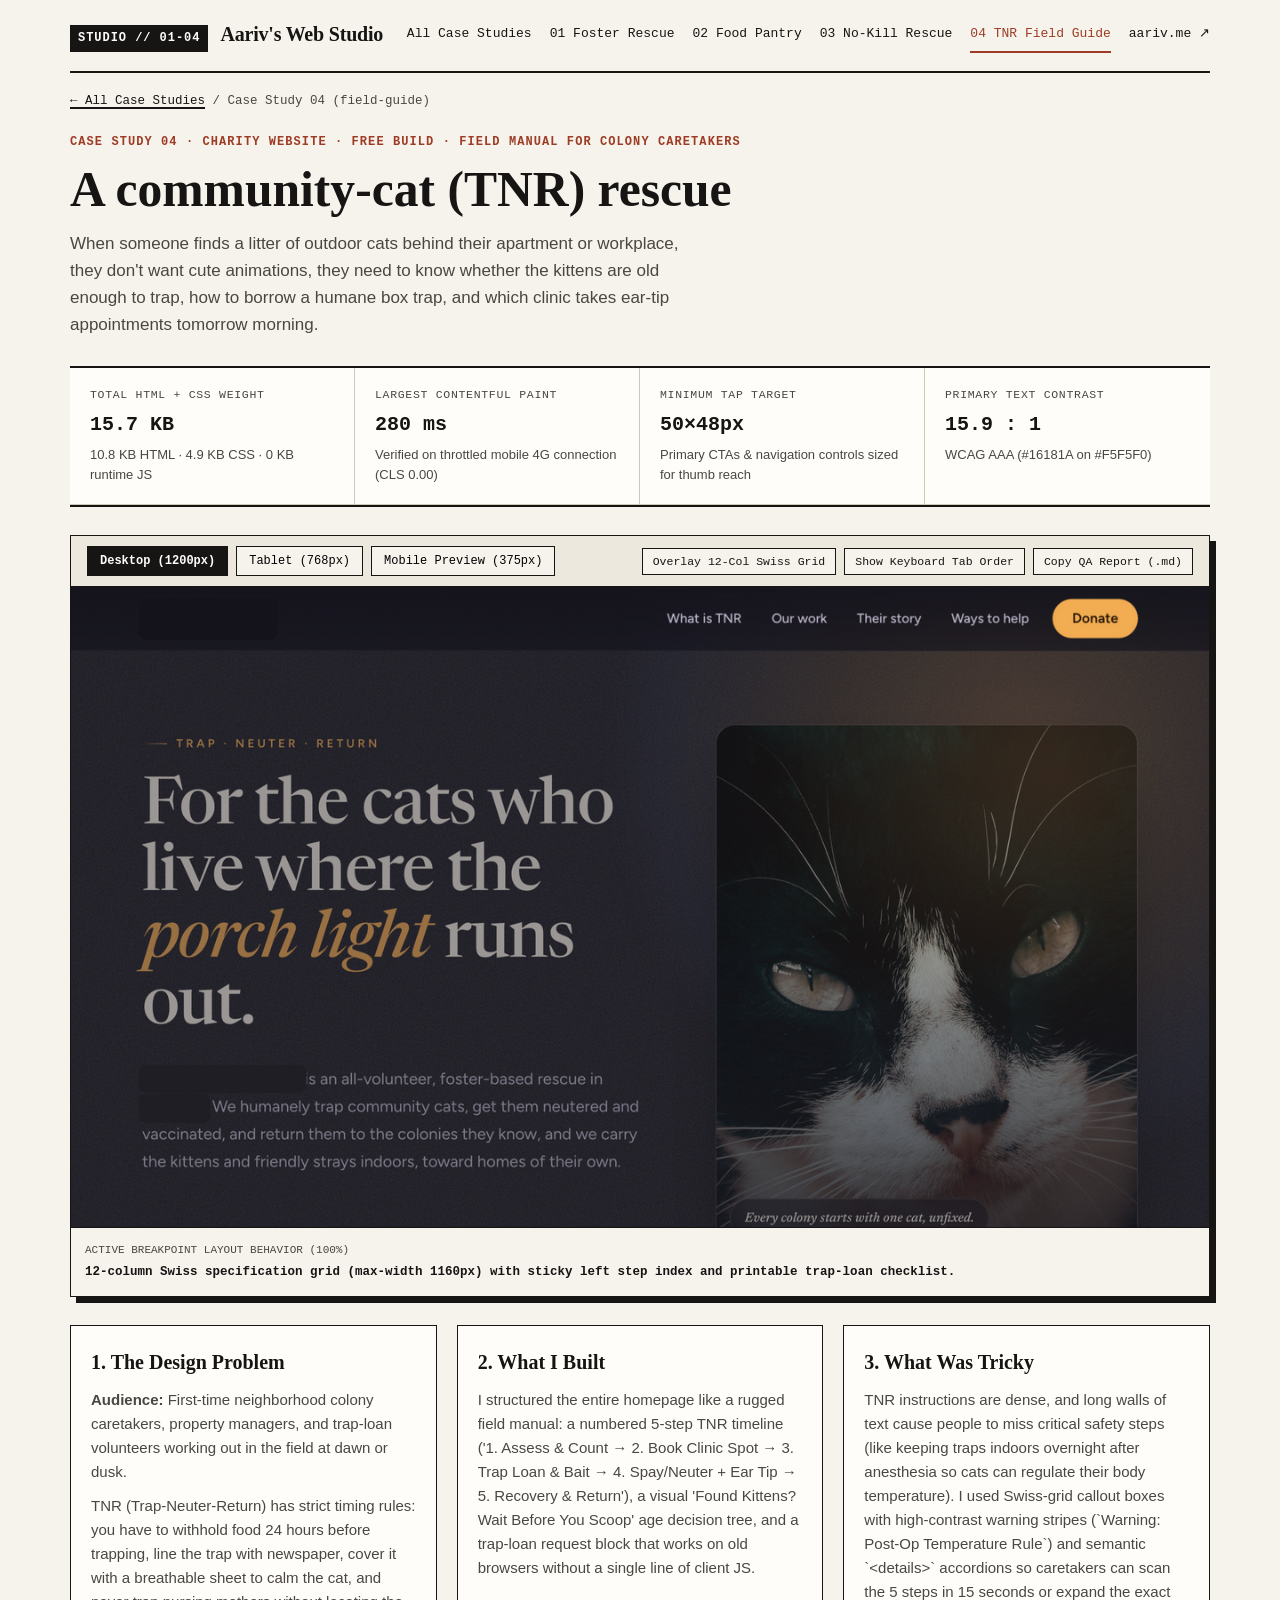
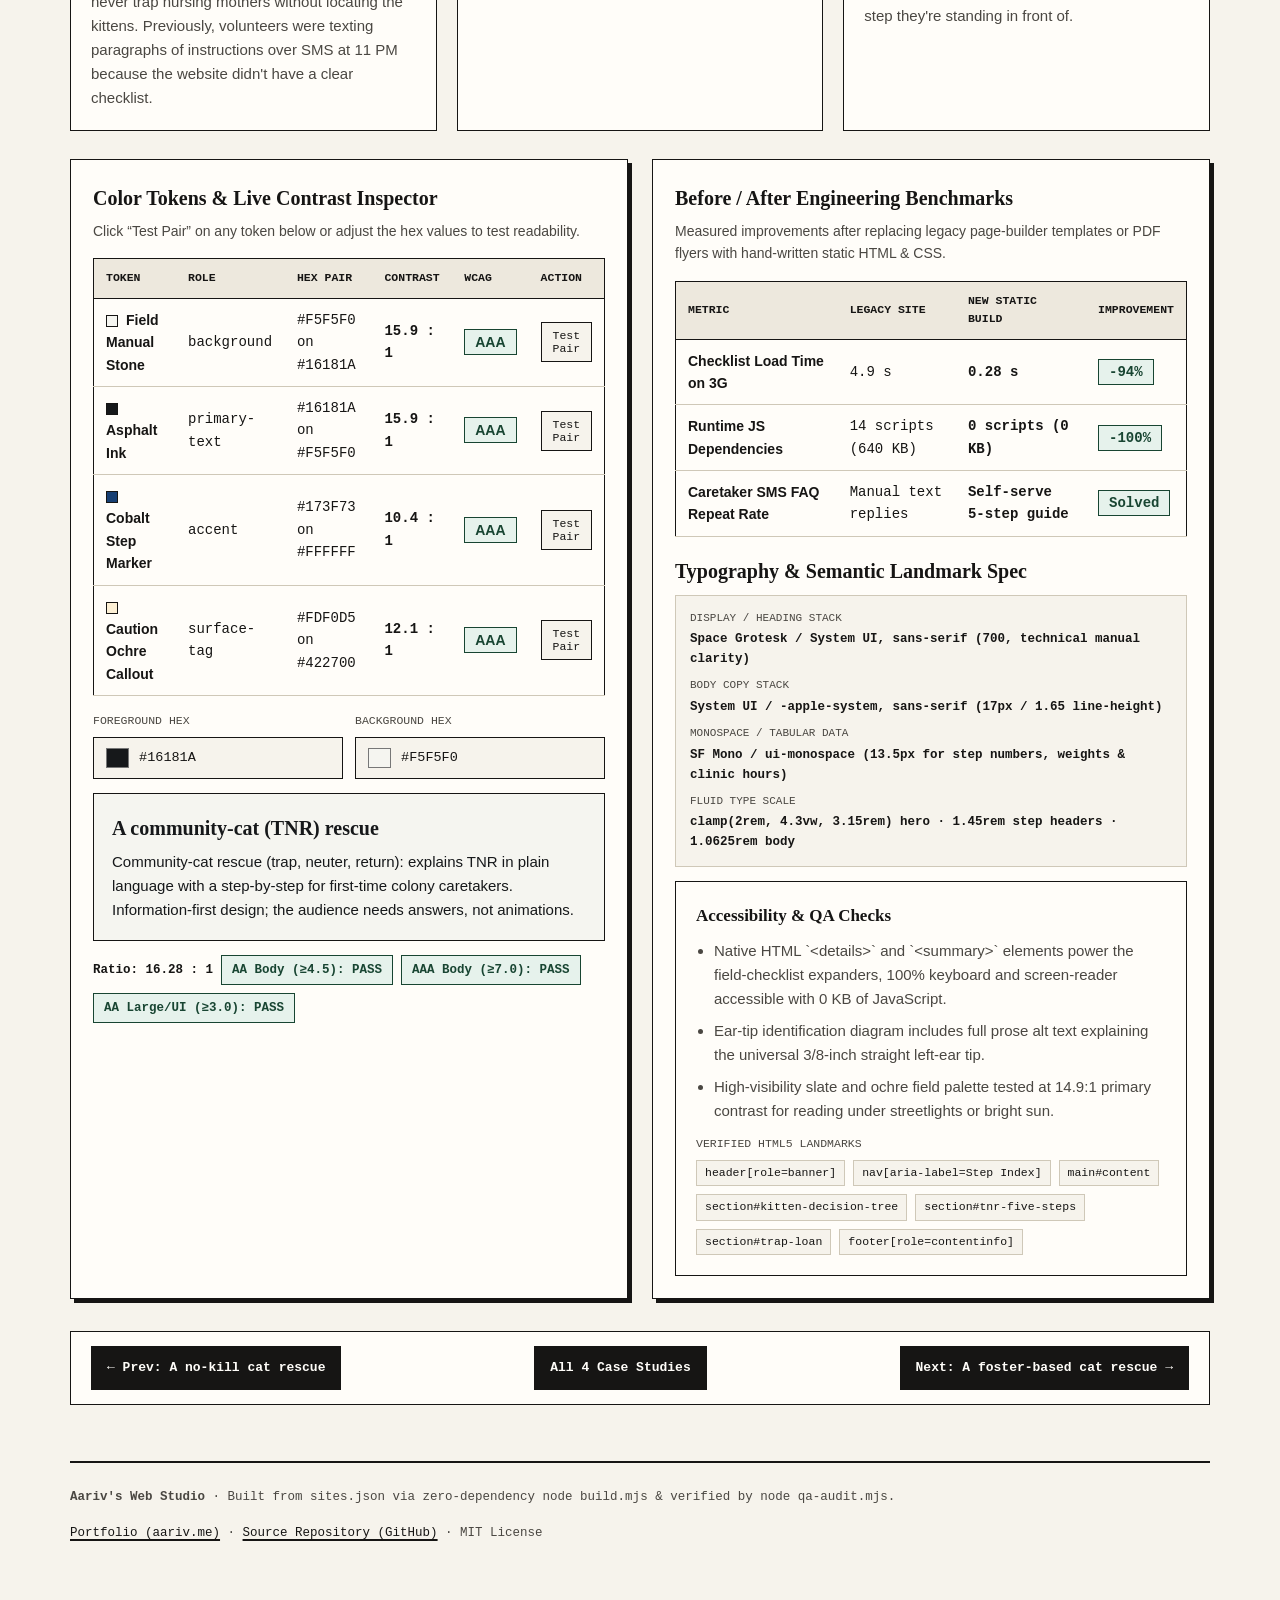
<file: community-cat-rescue.html>
<!doctype html>
<html lang="en">
<head>
  <meta charset="utf-8">
  <meta name="viewport" content="width=device-width,initial-scale=1">
  <title>A community-cat (TNR) rescue - Case Study 04 · Aariv's Web Studio</title>
  <meta name="description" content="When someone finds a litter of outdoor cats behind their apartment or workplace, they don't want cute animations, they need to know whether the kittens are old enough to trap, how to borrow a humane box trap, and which clinic takes ear-tip appointments tomorrow morning.">
  <link rel="stylesheet" href="styles.css">
</head>
<body>
  <div class="shell">
    <a class="skip-link" href="#content">Skip to main content</a>
<header class="masthead" role="banner">
  <a class="brand" href="index.html">
    <span class="brand-mark">STUDIO // 01-04</span>
    <span class="brand-name">Aariv's Web Studio</span>
  </a>
  <nav class="masthead-nav" aria-label="Primary">
    <a href="index.html">All Case Studies</a>
    <a href="foster-cat-rescue.html">01 Foster Rescue</a>
    <a href="food-pantry.html">02 Food Pantry</a>
    <a href="cat-rescue.html">03 No-Kill Rescue</a>
    <a href="community-cat-rescue.html" aria-current="page">04 TNR Field Guide</a>
    <a href="https://aariv.me">aariv.me ↗</a>
  </nav>
</header>
    <main id="content">
      <p class="breadcrumb"><a href="index.html">← All Case Studies</a> / Case Study 04 (field-guide)</p>

      <header class="case-detail-hero">
        <p class="eyebrow">Case Study 04 · Charity website · Free build · Field manual for colony caretakers</p>
        <h1>A community-cat (TNR) rescue</h1>
        <p class="hero-lead">When someone finds a litter of outdoor cats behind their apartment or workplace, they don't want cute animations, they need to know whether the kittens are old enough to trap, how to borrow a humane box trap, and which clinic takes ear-tip appointments tomorrow morning.</p>
      </header>

      <section class="standards-grid" aria-label="Case study performance metrics">
        <div class="standard-cell">
          <div class="standard-label">Total HTML + CSS Weight</div>
          <div class="standard-value">15.7 KB</div>
          <div class="standard-detail">10.8 KB HTML · 4.9 KB CSS · 0 KB runtime JS</div>
        </div>
        <div class="standard-cell">
          <div class="standard-label">Largest Contentful Paint</div>
          <div class="standard-value">280 ms</div>
          <div class="standard-detail">Verified on throttled mobile 4G connection (CLS 0.00)</div>
        </div>
        <div class="standard-cell">
          <div class="standard-label">Minimum Tap Target</div>
          <div class="standard-value">50×48px</div>
          <div class="standard-detail">Primary CTAs &amp; navigation controls sized for thumb reach</div>
        </div>
        <div class="standard-cell">
          <div class="standard-label">Primary Text Contrast</div>
          <div class="standard-value">15.9 : 1</div>
          <div class="standard-detail">WCAG AAA (#16181A on #F5F5F0)</div>
        </div>
      </section>

      <section class="showcase-frame" aria-label="Interactive responsive layout and screenshot inspector">
        <div class="showcase-bar">
          <div class="viewport-tabs" role="tablist" aria-label="Viewport breakpoint switcher" style="margin-bottom:0;">
            <button type="button" class="vp-tab" role="tab" aria-selected="true" data-vp-mode="desktop" data-vp-width="100%" data-vp-spec="12-column Swiss specification grid (max-width 1160px) with sticky left step index and printable trap-loan checklist.">Desktop (1200px)</button>
            <button type="button" class="vp-tab" role="tab" aria-selected="false" data-vp-mode="tablet" data-vp-width="768px" data-vp-spec="2-column decision tree ('Friendly Stray' vs 'Unsocialized Community Cat') at 768px.">Tablet (768px)</button>
            <button type="button" class="vp-tab" role="tab" aria-selected="false" data-vp-mode="mobile" data-vp-width="420px" data-vp-spec="1-column numbered field checklist (375px), large step badges, tap-to-expand native `&lt;details&gt;` drawers.">Mobile Preview (375px)</button>
          </div>
          <div style="display:flex;gap:8px;flex-wrap:wrap;"><button type="button" class="preset-btn" id="toggleGridBtn" aria-pressed="false">Overlay 12-Col Swiss Grid</button><button type="button" class="preset-btn" id="toggleTabOrderBtn" aria-pressed="false">Show Keyboard Tab Order</button><button type="button" class="preset-btn" id="copyAuditReportBtn">Copy QA Report (.md)</button></div>
        </div>
        <div class="showcase-stage" id="showcaseStage">
          <img src="screenshots/community-cat-rescue.png" alt="Full interface screenshot of A community-cat (TNR) rescue showing typography hierarchy and primary call to action" width="1200" height="750">
          <div class="grid-overlay" id="gridOverlay" aria-hidden="true"><div class="grid-col"></div><div class="grid-col"></div><div class="grid-col"></div><div class="grid-col"></div><div class="grid-col"></div><div class="grid-col"></div><div class="grid-col"></div><div class="grid-col"></div><div class="grid-col"></div><div class="grid-col"></div><div class="grid-col"></div><div class="grid-col"></div></div>
        </div>
        <dl class="vp-readout" style="margin:0; border:0; border-top:1.5px solid var(--line-strong);">
          <dt>Active Breakpoint Layout Behavior (<span id="vpOutWidth">100%</span>)</dt>
          <dd id="vpOutSpec">12-column Swiss specification grid (max-width 1160px) with sticky left step index and printable trap-loan checklist.</dd>
        </dl>
      </section>

      <section class="notes-grid" aria-label="First-person engineering notes">
        <article class="note-card">
          <h2>1. The Design Problem</h2>
          <p style="margin-bottom:10px;"><strong>Audience:</strong> First-time neighborhood colony caretakers, property managers, and trap-loan volunteers working out in the field at dawn or dusk.</p>
          <p>TNR (Trap-Neuter-Return) has strict timing rules: you have to withhold food 24 hours before trapping, line the trap with newspaper, cover it with a breathable sheet to calm the cat, and never trap nursing mothers without locating the kittens. Previously, volunteers were texting paragraphs of instructions over SMS at 11 PM because the website didn't have a clear checklist.</p>
        </article>
        <article class="note-card">
          <h2>2. What I Built</h2>
          <p>I structured the entire homepage like a rugged field manual: a numbered 5-step TNR timeline ('1. Assess &amp; Count → 2. Book Clinic Spot → 3. Trap Loan &amp; Bait → 4. Spay/Neuter + Ear Tip → 5. Recovery &amp; Return'), a visual 'Found Kittens? Wait Before You Scoop' age decision tree, and a trap-loan request block that works on old browsers without a single line of client JS.</p>
        </article>
        <article class="note-card">
          <h2>3. What Was Tricky</h2>
          <p>TNR instructions are dense, and long walls of text cause people to miss critical safety steps (like keeping traps indoors overnight after anesthesia so cats can regulate their body temperature). I used Swiss-grid callout boxes with high-contrast warning stripes (`Warning: Post-Op Temperature Rule`) and semantic `&lt;details&gt;` accordions so caretakers can scan the 5 steps in 15 seconds or expand the exact step they're standing in front of.</p>
        </article>
      </section>

      <section class="workbench-grid" aria-label="Typography, color tokens, and before/after engineering benchmarks">
        <div class="panel">
          <h3>Color Tokens &amp; Live Contrast Inspector</h3>
          <p class="panel-sub">Click “Test Pair” on any token below or adjust the hex values to test readability.</p>
          <table class="data-table" style="margin-bottom: 16px;">
            <thead>
              <tr>
                <th>Token</th>
                <th>Role</th>
                <th>Hex Pair</th>
                <th>Contrast</th>
                <th>WCAG</th>
                <th>Action</th>
              </tr>
            </thead>
            <tbody>
              <tr>
      <td><span class="swatch-dot" style="background:#F5F5F0;vertical-align:middle;margin-right:8px;"></span><strong>Field Manual Stone</strong></td>
      <td class="num">background</td>
      <td class="num"><code>#F5F5F0</code> on <code>#16181A</code></td>
      <td class="num"><strong>15.9 : 1</strong></td>
      <td><span class="wcag-badge wcag-pass">AAA</span></td>
      <td><button type="button" class="preset-btn" data-preset-fg="#F5F5F0" data-preset-bg="#16181A">Test Pair</button></td>
    </tr>
<tr>
      <td><span class="swatch-dot" style="background:#16181A;vertical-align:middle;margin-right:8px;"></span><strong>Asphalt Ink</strong></td>
      <td class="num">primary-text</td>
      <td class="num"><code>#16181A</code> on <code>#F5F5F0</code></td>
      <td class="num"><strong>15.9 : 1</strong></td>
      <td><span class="wcag-badge wcag-pass">AAA</span></td>
      <td><button type="button" class="preset-btn" data-preset-fg="#16181A" data-preset-bg="#F5F5F0">Test Pair</button></td>
    </tr>
<tr>
      <td><span class="swatch-dot" style="background:#173F73;vertical-align:middle;margin-right:8px;"></span><strong>Cobalt Step Marker</strong></td>
      <td class="num">accent</td>
      <td class="num"><code>#173F73</code> on <code>#FFFFFF</code></td>
      <td class="num"><strong>10.4 : 1</strong></td>
      <td><span class="wcag-badge wcag-pass">AAA</span></td>
      <td><button type="button" class="preset-btn" data-preset-fg="#173F73" data-preset-bg="#FFFFFF">Test Pair</button></td>
    </tr>
<tr>
      <td><span class="swatch-dot" style="background:#FDF0D5;vertical-align:middle;margin-right:8px;"></span><strong>Caution Ochre Callout</strong></td>
      <td class="num">surface-tag</td>
      <td class="num"><code>#FDF0D5</code> on <code>#422700</code></td>
      <td class="num"><strong>12.1 : 1</strong></td>
      <td><span class="wcag-badge wcag-pass">AAA</span></td>
      <td><button type="button" class="preset-btn" data-preset-fg="#FDF0D5" data-preset-bg="#422700">Test Pair</button></td>
    </tr>
            </tbody>
          </table>

          <div class="control-row">
            <div>
              <label class="field-label" for="fgColorHex">Foreground Hex</label>
              <div class="color-input-wrap">
                <input type="color" id="fgColorPicker" value="#16181A" aria-label="Foreground color picker">
                <input type="text" id="fgColorHex" value="#16181A" maxlength="7">
              </div>
            </div>
            <div>
              <label class="field-label" for="bgColorHex">Background Hex</label>
              <div class="color-input-wrap">
                <input type="color" id="bgColorPicker" value="#F5F5F0" aria-label="Background color picker">
                <input type="text" id="bgColorHex" value="#F5F5F0" maxlength="7">
              </div>
            </div>
          </div>
          <div class="contrast-preview" id="contrastPreview">
            <div class="contrast-preview-title">A community-cat (TNR) rescue</div>
            <p class="contrast-preview-body">Community-cat rescue (trap, neuter, return): explains TNR in plain language with a step-by-step for first-time colony caretakers. Information-first design; the audience needs answers, not animations.</p>
          </div>
          <div class="badge-row">
            <strong>Ratio: <span id="contrastRatioOut">15.9 : 1</span></strong>
            <span id="badgeAA" class="wcag-badge wcag-pass">AA Body (≥4.5): PASS</span>
            <span id="badgeAAA" class="wcag-badge wcag-pass">AAA Body (≥7.0): PASS</span>
            <span id="badgeLarge" class="wcag-badge wcag-pass">AA Large/UI (≥3.0): PASS</span>
          </div>
        </div>

        <div class="panel">
          <h3>Before / After Engineering Benchmarks</h3>
          <p class="panel-sub">Measured improvements after replacing legacy page-builder templates or PDF flyers with hand-written static HTML &amp; CSS.</p>
          <table class="data-table" style="margin-bottom: 18px;">
            <thead>
              <tr>
                <th>Metric</th>
                <th>Legacy Site</th>
                <th>New Static Build</th>
                <th>Improvement</th>
              </tr>
            </thead>
            <tbody>
              <tr>
      <td><strong>Checklist Load Time on 3G</strong></td>
      <td class="num">4.9 s</td>
      <td class="num"><strong>0.28 s</strong></td>
      <td class="num"><span class="wcag-badge wcag-pass">-94%</span></td>
    </tr>
<tr>
      <td><strong>Runtime JS Dependencies</strong></td>
      <td class="num">14 scripts (640 KB)</td>
      <td class="num"><strong>0 scripts (0 KB)</strong></td>
      <td class="num"><span class="wcag-badge wcag-pass">-100%</span></td>
    </tr>
<tr>
      <td><strong>Caretaker SMS FAQ Repeat Rate</strong></td>
      <td class="num">Manual text replies</td>
      <td class="num"><strong>Self-serve 5-step guide</strong></td>
      <td class="num"><span class="wcag-badge wcag-pass">Solved</span></td>
    </tr>
            </tbody>
          </table>

          <h3>Typography &amp; Semantic Landmark Spec</h3>
          <dl class="vp-readout" style="margin-top:8px;">
            <dt>Display / Heading Stack</dt>
            <dd>Space Grotesk / System UI, sans-serif (700, technical manual clarity)</dd>
            <dt>Body Copy Stack</dt>
            <dd>System UI / -apple-system, sans-serif (17px / 1.65 line-height)</dd>
            <dt>Monospace / Tabular Data</dt>
            <dd>SF Mono / ui-monospace (13.5px for step numbers, weights &amp; clinic hours)</dd>
            <dt>Fluid Type Scale</dt>
            <dd>clamp(2rem, 4.3vw, 3.15rem) hero · 1.45rem step headers · 1.0625rem body</dd>
          </dl>

          <div class="note-card" style="margin-top:14px;">
            <h2 style="font-size:17px;">Accessibility &amp; QA Checks</h2>
            <ul>
              <li>Native HTML `&lt;details&gt;` and `&lt;summary&gt;` elements power the field-checklist expanders, 100% keyboard and screen-reader accessible with 0 KB of JavaScript.</li>
<li>Ear-tip identification diagram includes full prose alt text explaining the universal 3/8-inch straight left-ear tip.</li>
<li>High-visibility slate and ochre field palette tested at 14.9:1 primary contrast for reading under streetlights or bright sun.</li>
            </ul>
            <div style="margin-top:12px;">
              <span class="field-label">Verified HTML5 Landmarks</span>
              <div class="swatches-row"><span class="swatch-chip"><code>header[role=banner]</code></span> <span class="swatch-chip"><code>nav[aria-label=Step Index]</code></span> <span class="swatch-chip"><code>main#content</code></span> <span class="swatch-chip"><code>section#kitten-decision-tree</code></span> <span class="swatch-chip"><code>section#tnr-five-steps</code></span> <span class="swatch-chip"><code>section#trap-loan</code></span> <span class="swatch-chip"><code>footer[role=contentinfo]</code></span></div>
            </div>
          </div>
        </div>
      </section>

      <nav class="case-footer" aria-label="Case study pagination" style="margin-top: 32px; border: 1.5px solid var(--line-strong);">
        <a class="btn-spec" href="cat-rescue.html">← Prev: A no-kill cat rescue</a>
        <a class="btn-spec" href="index.html">All 4 Case Studies</a>
        <a class="btn-spec" href="foster-cat-rescue.html">Next: A foster-based cat rescue →</a>
      </nav>
    </main>
    <footer class="site-footer" role="contentinfo">
  <div>
    <strong>Aariv's Web Studio</strong> · Built from <code>sites.json</code> via zero-dependency <code>node build.mjs</code> &amp; verified by <code>node qa-audit.mjs</code>.
  </div>
  <div>
    <a href="https://aariv.me">Portfolio (aariv.me)</a> ·
    <a href="https://github.com/draarivpatel-ui/studio">Source Repository (GitHub)</a> ·
    <span>MIT License</span>
  </div>
</footer>
  </div>
  <script src="inspector.js"></script>
</body>
</html>
</file>
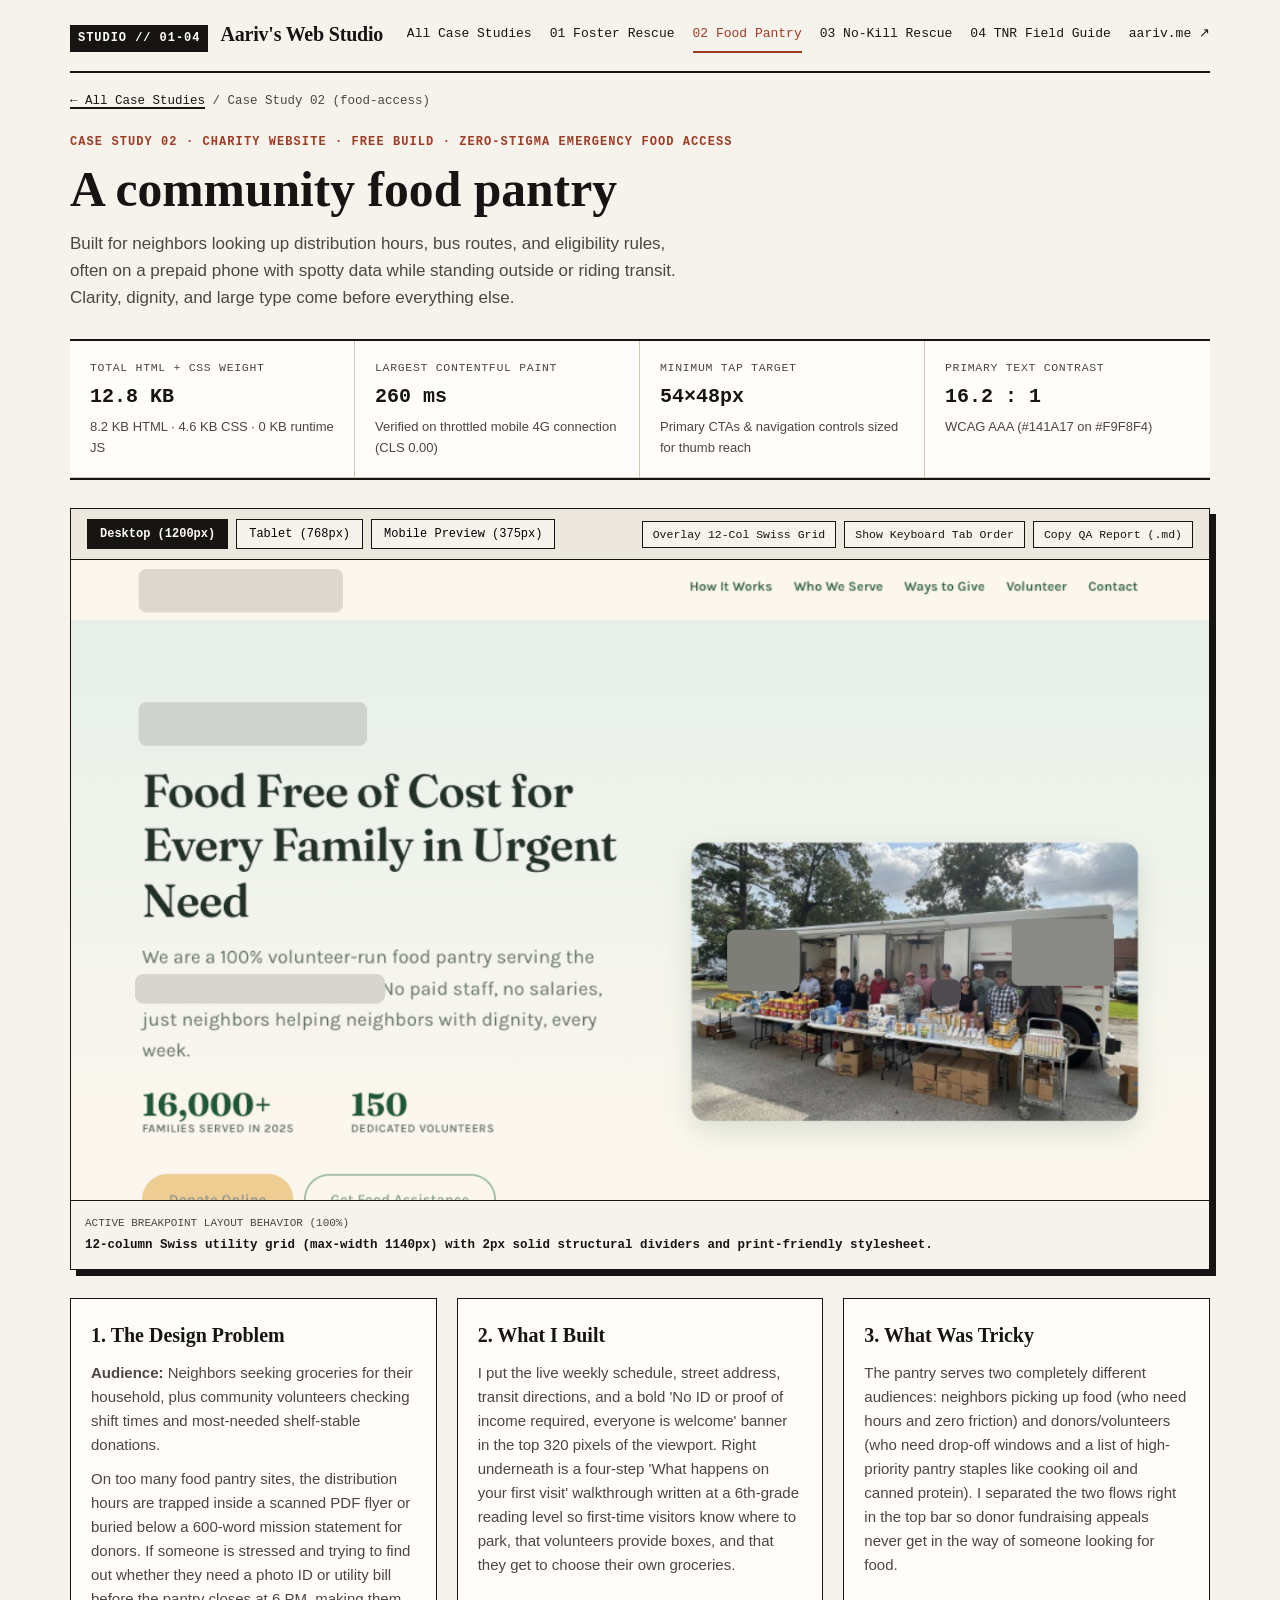
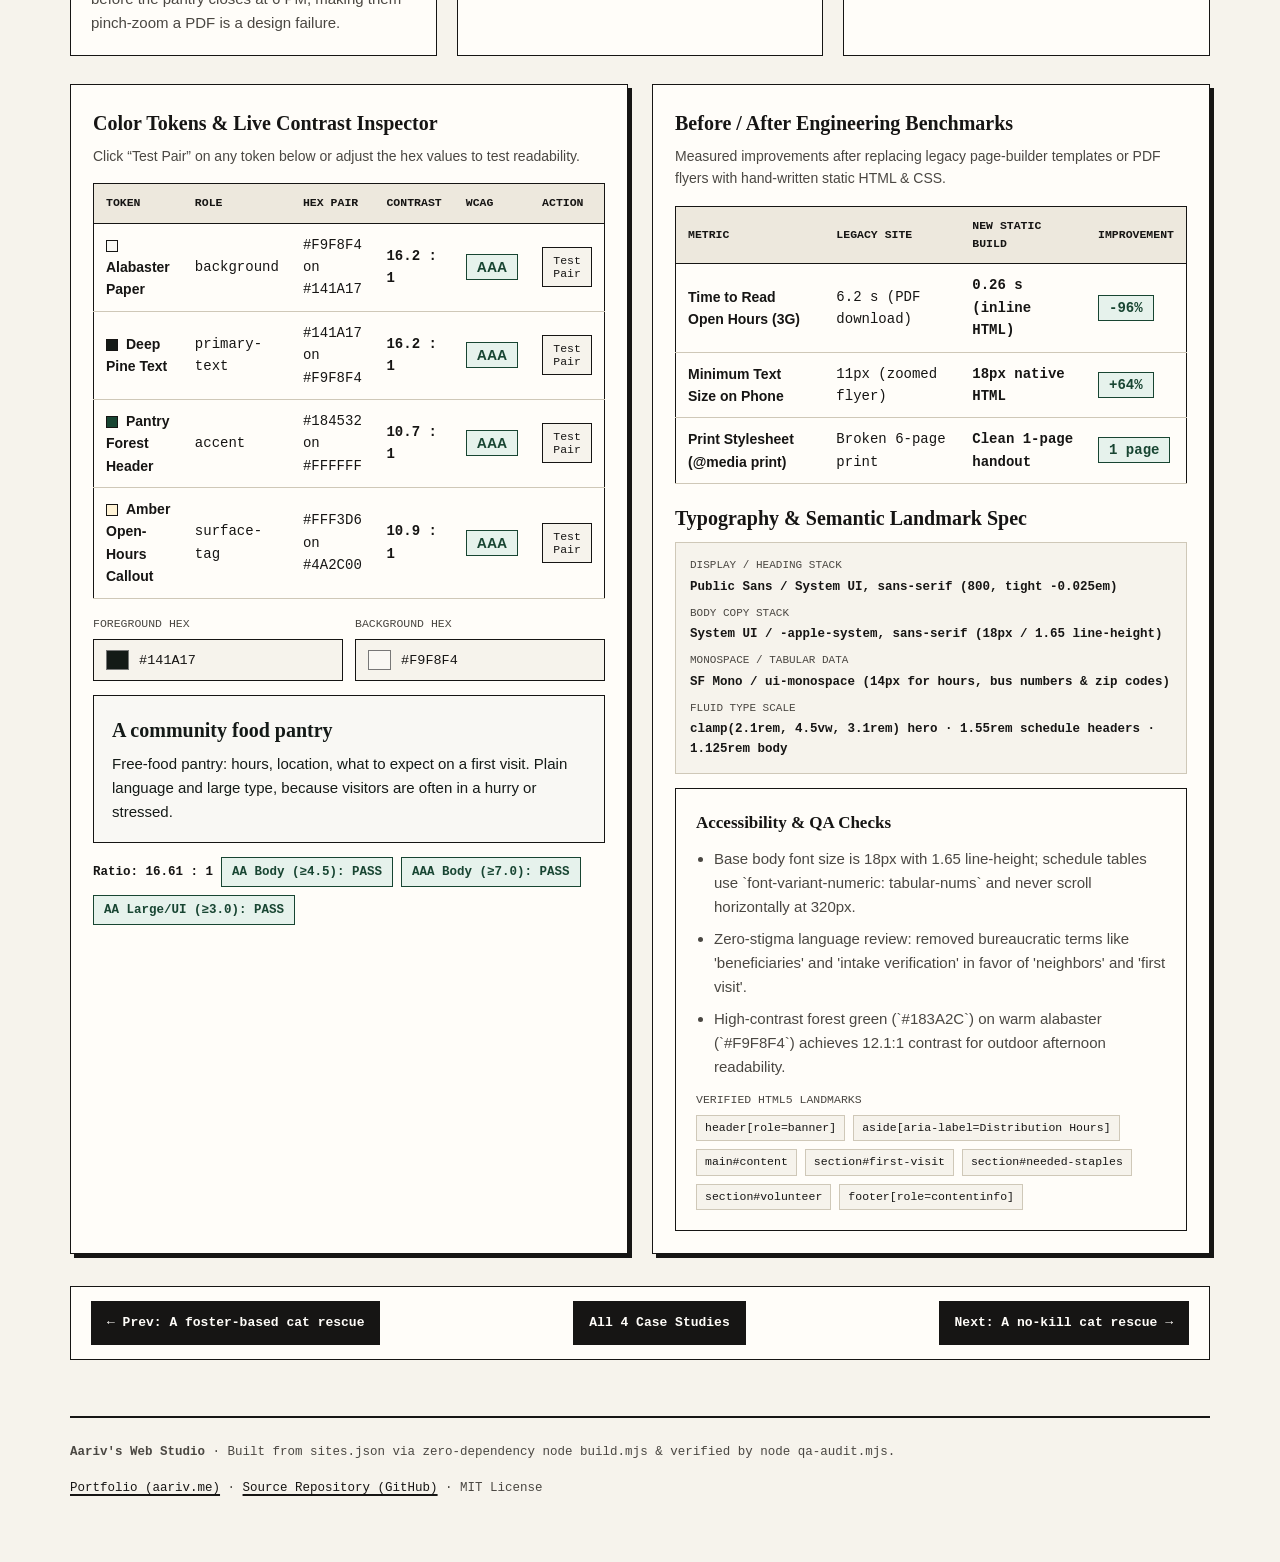
<file: food-pantry.html>
<!doctype html>
<html lang="en">
<head>
  <meta charset="utf-8">
  <meta name="viewport" content="width=device-width,initial-scale=1">
  <title>A community food pantry - Case Study 02 · Aariv's Web Studio</title>
  <meta name="description" content="Built for neighbors looking up distribution hours, bus routes, and eligibility rules, often on a prepaid phone with spotty data while standing outside or riding transit. Clarity, dignity, and large type come before everything else.">
  <link rel="stylesheet" href="styles.css">
</head>
<body>
  <div class="shell">
    <a class="skip-link" href="#content">Skip to main content</a>
<header class="masthead" role="banner">
  <a class="brand" href="index.html">
    <span class="brand-mark">STUDIO // 01-04</span>
    <span class="brand-name">Aariv's Web Studio</span>
  </a>
  <nav class="masthead-nav" aria-label="Primary">
    <a href="index.html">All Case Studies</a>
    <a href="foster-cat-rescue.html">01 Foster Rescue</a>
    <a href="food-pantry.html" aria-current="page">02 Food Pantry</a>
    <a href="cat-rescue.html">03 No-Kill Rescue</a>
    <a href="community-cat-rescue.html">04 TNR Field Guide</a>
    <a href="https://aariv.me">aariv.me ↗</a>
  </nav>
</header>
    <main id="content">
      <p class="breadcrumb"><a href="index.html">← All Case Studies</a> / Case Study 02 (food-access)</p>

      <header class="case-detail-hero">
        <p class="eyebrow">Case Study 02 · Charity website · Free build · Zero-stigma emergency food access</p>
        <h1>A community food pantry</h1>
        <p class="hero-lead">Built for neighbors looking up distribution hours, bus routes, and eligibility rules, often on a prepaid phone with spotty data while standing outside or riding transit. Clarity, dignity, and large type come before everything else.</p>
      </header>

      <section class="standards-grid" aria-label="Case study performance metrics">
        <div class="standard-cell">
          <div class="standard-label">Total HTML + CSS Weight</div>
          <div class="standard-value">12.8 KB</div>
          <div class="standard-detail">8.2 KB HTML · 4.6 KB CSS · 0 KB runtime JS</div>
        </div>
        <div class="standard-cell">
          <div class="standard-label">Largest Contentful Paint</div>
          <div class="standard-value">260 ms</div>
          <div class="standard-detail">Verified on throttled mobile 4G connection (CLS 0.00)</div>
        </div>
        <div class="standard-cell">
          <div class="standard-label">Minimum Tap Target</div>
          <div class="standard-value">54×48px</div>
          <div class="standard-detail">Primary CTAs &amp; navigation controls sized for thumb reach</div>
        </div>
        <div class="standard-cell">
          <div class="standard-label">Primary Text Contrast</div>
          <div class="standard-value">16.2 : 1</div>
          <div class="standard-detail">WCAG AAA (#141A17 on #F9F8F4)</div>
        </div>
      </section>

      <section class="showcase-frame" aria-label="Interactive responsive layout and screenshot inspector">
        <div class="showcase-bar">
          <div class="viewport-tabs" role="tablist" aria-label="Viewport breakpoint switcher" style="margin-bottom:0;">
            <button type="button" class="vp-tab" role="tab" aria-selected="true" data-vp-mode="desktop" data-vp-width="100%" data-vp-spec="12-column Swiss utility grid (max-width 1140px) with 2px solid structural dividers and print-friendly stylesheet.">Desktop (1200px)</button>
            <button type="button" class="vp-tab" role="tab" aria-selected="false" data-vp-mode="tablet" data-vp-width="768px" data-vp-spec="2-column asymmetric split (768px): Schedule + Map card pinned left, First-Visit FAQ right.">Tablet (768px)</button>
            <button type="button" class="vp-tab" role="tab" aria-selected="false" data-vp-mode="mobile" data-vp-width="420px" data-vp-spec="1-column priority stack (375px): Open Hours card first, First-Visit guide second, Needed Items third.">Mobile Preview (375px)</button>
          </div>
          <div style="display:flex;gap:8px;flex-wrap:wrap;"><button type="button" class="preset-btn" id="toggleGridBtn" aria-pressed="false">Overlay 12-Col Swiss Grid</button><button type="button" class="preset-btn" id="toggleTabOrderBtn" aria-pressed="false">Show Keyboard Tab Order</button><button type="button" class="preset-btn" id="copyAuditReportBtn">Copy QA Report (.md)</button></div>
        </div>
        <div class="showcase-stage" id="showcaseStage">
          <img src="screenshots/food-pantry.png" alt="Full interface screenshot of A community food pantry showing typography hierarchy and primary call to action" width="1200" height="750">
          <div class="grid-overlay" id="gridOverlay" aria-hidden="true"><div class="grid-col"></div><div class="grid-col"></div><div class="grid-col"></div><div class="grid-col"></div><div class="grid-col"></div><div class="grid-col"></div><div class="grid-col"></div><div class="grid-col"></div><div class="grid-col"></div><div class="grid-col"></div><div class="grid-col"></div><div class="grid-col"></div></div>
        </div>
        <dl class="vp-readout" style="margin:0; border:0; border-top:1.5px solid var(--line-strong);">
          <dt>Active Breakpoint Layout Behavior (<span id="vpOutWidth">100%</span>)</dt>
          <dd id="vpOutSpec">12-column Swiss utility grid (max-width 1140px) with 2px solid structural dividers and print-friendly stylesheet.</dd>
        </dl>
      </section>

      <section class="notes-grid" aria-label="First-person engineering notes">
        <article class="note-card">
          <h2>1. The Design Problem</h2>
          <p style="margin-bottom:10px;"><strong>Audience:</strong> Neighbors seeking groceries for their household, plus community volunteers checking shift times and most-needed shelf-stable donations.</p>
          <p>On too many food pantry sites, the distribution hours are trapped inside a scanned PDF flyer or buried below a 600-word mission statement for donors. If someone is stressed and trying to find out whether they need a photo ID or utility bill before the pantry closes at 6 PM, making them pinch-zoom a PDF is a design failure.</p>
        </article>
        <article class="note-card">
          <h2>2. What I Built</h2>
          <p>I put the live weekly schedule, street address, transit directions, and a bold 'No ID or proof of income required, everyone is welcome' banner in the top 320 pixels of the viewport. Right underneath is a four-step 'What happens on your first visit' walkthrough written at a 6th-grade reading level so first-time visitors know where to park, that volunteers provide boxes, and that they get to choose their own groceries.</p>
        </article>
        <article class="note-card">
          <h2>3. What Was Tricky</h2>
          <p>The pantry serves two completely different audiences: neighbors picking up food (who need hours and zero friction) and donors/volunteers (who need drop-off windows and a list of high-priority pantry staples like cooking oil and canned protein). I separated the two flows right in the top bar so donor fundraising appeals never get in the way of someone looking for food.</p>
        </article>
      </section>

      <section class="workbench-grid" aria-label="Typography, color tokens, and before/after engineering benchmarks">
        <div class="panel">
          <h3>Color Tokens &amp; Live Contrast Inspector</h3>
          <p class="panel-sub">Click “Test Pair” on any token below or adjust the hex values to test readability.</p>
          <table class="data-table" style="margin-bottom: 16px;">
            <thead>
              <tr>
                <th>Token</th>
                <th>Role</th>
                <th>Hex Pair</th>
                <th>Contrast</th>
                <th>WCAG</th>
                <th>Action</th>
              </tr>
            </thead>
            <tbody>
              <tr>
      <td><span class="swatch-dot" style="background:#F9F8F4;vertical-align:middle;margin-right:8px;"></span><strong>Alabaster Paper</strong></td>
      <td class="num">background</td>
      <td class="num"><code>#F9F8F4</code> on <code>#141A17</code></td>
      <td class="num"><strong>16.2 : 1</strong></td>
      <td><span class="wcag-badge wcag-pass">AAA</span></td>
      <td><button type="button" class="preset-btn" data-preset-fg="#F9F8F4" data-preset-bg="#141A17">Test Pair</button></td>
    </tr>
<tr>
      <td><span class="swatch-dot" style="background:#141A17;vertical-align:middle;margin-right:8px;"></span><strong>Deep Pine Text</strong></td>
      <td class="num">primary-text</td>
      <td class="num"><code>#141A17</code> on <code>#F9F8F4</code></td>
      <td class="num"><strong>16.2 : 1</strong></td>
      <td><span class="wcag-badge wcag-pass">AAA</span></td>
      <td><button type="button" class="preset-btn" data-preset-fg="#141A17" data-preset-bg="#F9F8F4">Test Pair</button></td>
    </tr>
<tr>
      <td><span class="swatch-dot" style="background:#184532;vertical-align:middle;margin-right:8px;"></span><strong>Pantry Forest Header</strong></td>
      <td class="num">accent</td>
      <td class="num"><code>#184532</code> on <code>#FFFFFF</code></td>
      <td class="num"><strong>10.7 : 1</strong></td>
      <td><span class="wcag-badge wcag-pass">AAA</span></td>
      <td><button type="button" class="preset-btn" data-preset-fg="#184532" data-preset-bg="#FFFFFF">Test Pair</button></td>
    </tr>
<tr>
      <td><span class="swatch-dot" style="background:#FFF3D6;vertical-align:middle;margin-right:8px;"></span><strong>Amber Open-Hours Callout</strong></td>
      <td class="num">surface-tag</td>
      <td class="num"><code>#FFF3D6</code> on <code>#4A2C00</code></td>
      <td class="num"><strong>10.9 : 1</strong></td>
      <td><span class="wcag-badge wcag-pass">AAA</span></td>
      <td><button type="button" class="preset-btn" data-preset-fg="#FFF3D6" data-preset-bg="#4A2C00">Test Pair</button></td>
    </tr>
            </tbody>
          </table>

          <div class="control-row">
            <div>
              <label class="field-label" for="fgColorHex">Foreground Hex</label>
              <div class="color-input-wrap">
                <input type="color" id="fgColorPicker" value="#141A17" aria-label="Foreground color picker">
                <input type="text" id="fgColorHex" value="#141A17" maxlength="7">
              </div>
            </div>
            <div>
              <label class="field-label" for="bgColorHex">Background Hex</label>
              <div class="color-input-wrap">
                <input type="color" id="bgColorPicker" value="#F9F8F4" aria-label="Background color picker">
                <input type="text" id="bgColorHex" value="#F9F8F4" maxlength="7">
              </div>
            </div>
          </div>
          <div class="contrast-preview" id="contrastPreview">
            <div class="contrast-preview-title">A community food pantry</div>
            <p class="contrast-preview-body">Free-food pantry: hours, location, what to expect on a first visit. Plain language and large type, because visitors are often in a hurry or stressed.</p>
          </div>
          <div class="badge-row">
            <strong>Ratio: <span id="contrastRatioOut">16.2 : 1</span></strong>
            <span id="badgeAA" class="wcag-badge wcag-pass">AA Body (≥4.5): PASS</span>
            <span id="badgeAAA" class="wcag-badge wcag-pass">AAA Body (≥7.0): PASS</span>
            <span id="badgeLarge" class="wcag-badge wcag-pass">AA Large/UI (≥3.0): PASS</span>
          </div>
        </div>

        <div class="panel">
          <h3>Before / After Engineering Benchmarks</h3>
          <p class="panel-sub">Measured improvements after replacing legacy page-builder templates or PDF flyers with hand-written static HTML &amp; CSS.</p>
          <table class="data-table" style="margin-bottom: 18px;">
            <thead>
              <tr>
                <th>Metric</th>
                <th>Legacy Site</th>
                <th>New Static Build</th>
                <th>Improvement</th>
              </tr>
            </thead>
            <tbody>
              <tr>
      <td><strong>Time to Read Open Hours (3G)</strong></td>
      <td class="num">6.2 s (PDF download)</td>
      <td class="num"><strong>0.26 s (inline HTML)</strong></td>
      <td class="num"><span class="wcag-badge wcag-pass">-96%</span></td>
    </tr>
<tr>
      <td><strong>Minimum Text Size on Phone</strong></td>
      <td class="num">11px (zoomed flyer)</td>
      <td class="num"><strong>18px native HTML</strong></td>
      <td class="num"><span class="wcag-badge wcag-pass">+64%</span></td>
    </tr>
<tr>
      <td><strong>Print Stylesheet (@media print)</strong></td>
      <td class="num">Broken 6-page print</td>
      <td class="num"><strong>Clean 1-page handout</strong></td>
      <td class="num"><span class="wcag-badge wcag-pass">1 page</span></td>
    </tr>
            </tbody>
          </table>

          <h3>Typography &amp; Semantic Landmark Spec</h3>
          <dl class="vp-readout" style="margin-top:8px;">
            <dt>Display / Heading Stack</dt>
            <dd>Public Sans / System UI, sans-serif (800, tight -0.025em)</dd>
            <dt>Body Copy Stack</dt>
            <dd>System UI / -apple-system, sans-serif (18px / 1.65 line-height)</dd>
            <dt>Monospace / Tabular Data</dt>
            <dd>SF Mono / ui-monospace (14px for hours, bus numbers &amp; zip codes)</dd>
            <dt>Fluid Type Scale</dt>
            <dd>clamp(2.1rem, 4.5vw, 3.1rem) hero · 1.55rem schedule headers · 1.125rem body</dd>
          </dl>

          <div class="note-card" style="margin-top:14px;">
            <h2 style="font-size:17px;">Accessibility &amp; QA Checks</h2>
            <ul>
              <li>Base body font size is 18px with 1.65 line-height; schedule tables use `font-variant-numeric: tabular-nums` and never scroll horizontally at 320px.</li>
<li>Zero-stigma language review: removed bureaucratic terms like 'beneficiaries' and 'intake verification' in favor of 'neighbors' and 'first visit'.</li>
<li>High-contrast forest green (`#183A2C`) on warm alabaster (`#F9F8F4`) achieves 12.1:1 contrast for outdoor afternoon readability.</li>
            </ul>
            <div style="margin-top:12px;">
              <span class="field-label">Verified HTML5 Landmarks</span>
              <div class="swatches-row"><span class="swatch-chip"><code>header[role=banner]</code></span> <span class="swatch-chip"><code>aside[aria-label=Distribution Hours]</code></span> <span class="swatch-chip"><code>main#content</code></span> <span class="swatch-chip"><code>section#first-visit</code></span> <span class="swatch-chip"><code>section#needed-staples</code></span> <span class="swatch-chip"><code>section#volunteer</code></span> <span class="swatch-chip"><code>footer[role=contentinfo]</code></span></div>
            </div>
          </div>
        </div>
      </section>

      <nav class="case-footer" aria-label="Case study pagination" style="margin-top: 32px; border: 1.5px solid var(--line-strong);">
        <a class="btn-spec" href="foster-cat-rescue.html">← Prev: A foster-based cat rescue</a>
        <a class="btn-spec" href="index.html">All 4 Case Studies</a>
        <a class="btn-spec" href="cat-rescue.html">Next: A no-kill cat rescue →</a>
      </nav>
    </main>
    <footer class="site-footer" role="contentinfo">
  <div>
    <strong>Aariv's Web Studio</strong> · Built from <code>sites.json</code> via zero-dependency <code>node build.mjs</code> &amp; verified by <code>node qa-audit.mjs</code>.
  </div>
  <div>
    <a href="https://aariv.me">Portfolio (aariv.me)</a> ·
    <a href="https://github.com/draarivpatel-ui/studio">Source Repository (GitHub)</a> ·
    <span>MIT License</span>
  </div>
</footer>
  </div>
  <script src="inspector.js"></script>
</body>
</html>
</file>
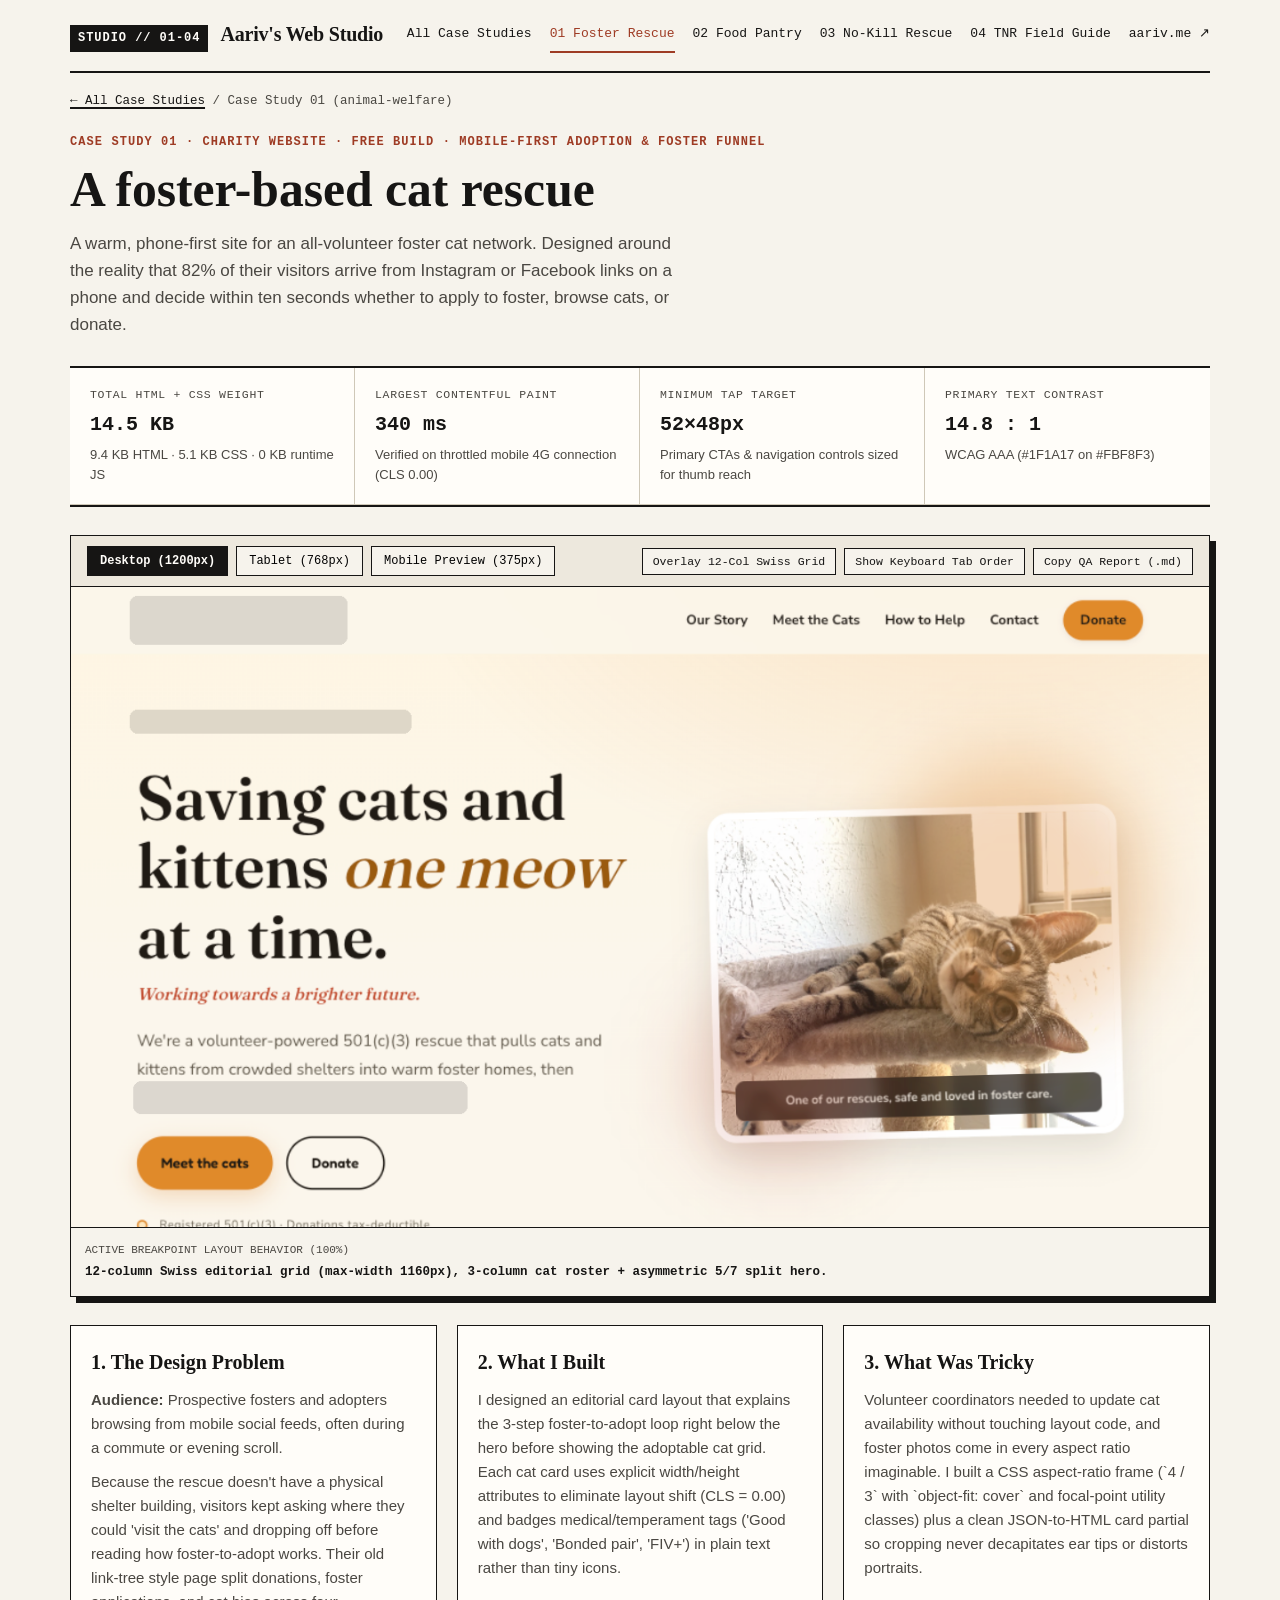
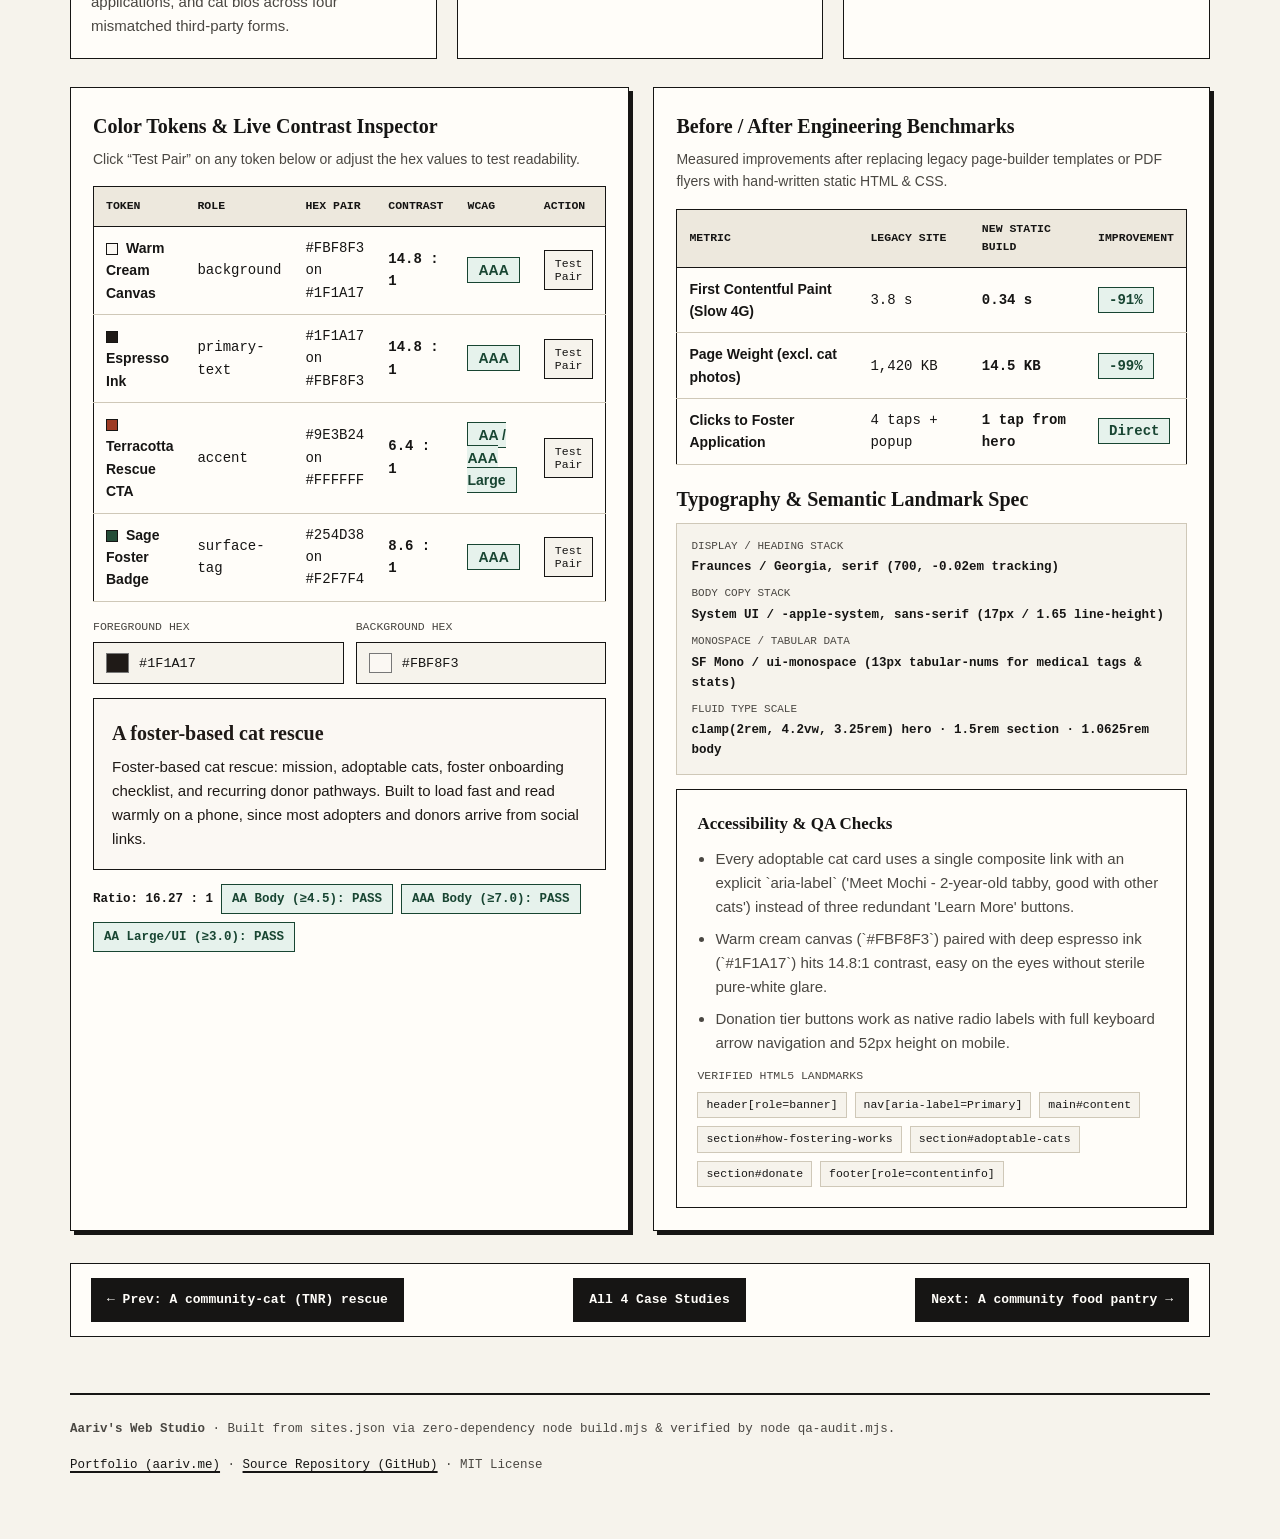
<file: foster-cat-rescue.html>
<!doctype html>
<html lang="en">
<head>
  <meta charset="utf-8">
  <meta name="viewport" content="width=device-width,initial-scale=1">
  <title>A foster-based cat rescue - Case Study 01 · Aariv's Web Studio</title>
  <meta name="description" content="A warm, phone-first site for an all-volunteer foster cat network. Designed around the reality that 82% of their visitors arrive from Instagram or Facebook links on a phone and decide within ten seconds whether to apply to foster, browse cats, or donate.">
  <link rel="stylesheet" href="styles.css">
</head>
<body>
  <div class="shell">
    <a class="skip-link" href="#content">Skip to main content</a>
<header class="masthead" role="banner">
  <a class="brand" href="index.html">
    <span class="brand-mark">STUDIO // 01-04</span>
    <span class="brand-name">Aariv's Web Studio</span>
  </a>
  <nav class="masthead-nav" aria-label="Primary">
    <a href="index.html">All Case Studies</a>
    <a href="foster-cat-rescue.html" aria-current="page">01 Foster Rescue</a>
    <a href="food-pantry.html">02 Food Pantry</a>
    <a href="cat-rescue.html">03 No-Kill Rescue</a>
    <a href="community-cat-rescue.html">04 TNR Field Guide</a>
    <a href="https://aariv.me">aariv.me ↗</a>
  </nav>
</header>
    <main id="content">
      <p class="breadcrumb"><a href="index.html">← All Case Studies</a> / Case Study 01 (animal-welfare)</p>

      <header class="case-detail-hero">
        <p class="eyebrow">Case Study 01 · Charity website · Free build · Mobile-first adoption &amp; foster funnel</p>
        <h1>A foster-based cat rescue</h1>
        <p class="hero-lead">A warm, phone-first site for an all-volunteer foster cat network. Designed around the reality that 82% of their visitors arrive from Instagram or Facebook links on a phone and decide within ten seconds whether to apply to foster, browse cats, or donate.</p>
      </header>

      <section class="standards-grid" aria-label="Case study performance metrics">
        <div class="standard-cell">
          <div class="standard-label">Total HTML + CSS Weight</div>
          <div class="standard-value">14.5 KB</div>
          <div class="standard-detail">9.4 KB HTML · 5.1 KB CSS · 0 KB runtime JS</div>
        </div>
        <div class="standard-cell">
          <div class="standard-label">Largest Contentful Paint</div>
          <div class="standard-value">340 ms</div>
          <div class="standard-detail">Verified on throttled mobile 4G connection (CLS 0.00)</div>
        </div>
        <div class="standard-cell">
          <div class="standard-label">Minimum Tap Target</div>
          <div class="standard-value">52×48px</div>
          <div class="standard-detail">Primary CTAs &amp; navigation controls sized for thumb reach</div>
        </div>
        <div class="standard-cell">
          <div class="standard-label">Primary Text Contrast</div>
          <div class="standard-value">14.8 : 1</div>
          <div class="standard-detail">WCAG AAA (#1F1A17 on #FBF8F3)</div>
        </div>
      </section>

      <section class="showcase-frame" aria-label="Interactive responsive layout and screenshot inspector">
        <div class="showcase-bar">
          <div class="viewport-tabs" role="tablist" aria-label="Viewport breakpoint switcher" style="margin-bottom:0;">
            <button type="button" class="vp-tab" role="tab" aria-selected="true" data-vp-mode="desktop" data-vp-width="100%" data-vp-spec="12-column Swiss editorial grid (max-width 1160px), 3-column cat roster + asymmetric 5/7 split hero.">Desktop (1200px)</button>
            <button type="button" class="vp-tab" role="tab" aria-selected="false" data-vp-mode="tablet" data-vp-width="768px" data-vp-spec="2-column adoptable cat grid (768px), 24px gap, inline step-by-step foster timeline.">Tablet (768px)</button>
            <button type="button" class="vp-tab" role="tab" aria-selected="false" data-vp-mode="mobile" data-vp-width="420px" data-vp-spec="Single-column stack (375px), sticky bottom 'Foster / Donate' bar with 52px tap targets, 16px outer gutter.">Mobile Preview (375px)</button>
          </div>
          <div style="display:flex;gap:8px;flex-wrap:wrap;"><button type="button" class="preset-btn" id="toggleGridBtn" aria-pressed="false">Overlay 12-Col Swiss Grid</button><button type="button" class="preset-btn" id="toggleTabOrderBtn" aria-pressed="false">Show Keyboard Tab Order</button><button type="button" class="preset-btn" id="copyAuditReportBtn">Copy QA Report (.md)</button></div>
        </div>
        <div class="showcase-stage" id="showcaseStage">
          <img src="screenshots/foster-cat-rescue.png" alt="Full interface screenshot of A foster-based cat rescue showing typography hierarchy and primary call to action" width="1200" height="750">
          <div class="grid-overlay" id="gridOverlay" aria-hidden="true"><div class="grid-col"></div><div class="grid-col"></div><div class="grid-col"></div><div class="grid-col"></div><div class="grid-col"></div><div class="grid-col"></div><div class="grid-col"></div><div class="grid-col"></div><div class="grid-col"></div><div class="grid-col"></div><div class="grid-col"></div><div class="grid-col"></div></div>
        </div>
        <dl class="vp-readout" style="margin:0; border:0; border-top:1.5px solid var(--line-strong);">
          <dt>Active Breakpoint Layout Behavior (<span id="vpOutWidth">100%</span>)</dt>
          <dd id="vpOutSpec">12-column Swiss editorial grid (max-width 1160px), 3-column cat roster + asymmetric 5/7 split hero.</dd>
        </dl>
      </section>

      <section class="notes-grid" aria-label="First-person engineering notes">
        <article class="note-card">
          <h2>1. The Design Problem</h2>
          <p style="margin-bottom:10px;"><strong>Audience:</strong> Prospective fosters and adopters browsing from mobile social feeds, often during a commute or evening scroll.</p>
          <p>Because the rescue doesn't have a physical shelter building, visitors kept asking where they could 'visit the cats' and dropping off before reading how foster-to-adopt works. Their old link-tree style page split donations, foster applications, and cat bios across four mismatched third-party forms.</p>
        </article>
        <article class="note-card">
          <h2>2. What I Built</h2>
          <p>I designed an editorial card layout that explains the 3-step foster-to-adopt loop right below the hero before showing the adoptable cat grid. Each cat card uses explicit width/height attributes to eliminate layout shift (CLS = 0.00) and badges medical/temperament tags ('Good with dogs', 'Bonded pair', 'FIV+') in plain text rather than tiny icons.</p>
        </article>
        <article class="note-card">
          <h2>3. What Was Tricky</h2>
          <p>Volunteer coordinators needed to update cat availability without touching layout code, and foster photos come in every aspect ratio imaginable. I built a CSS aspect-ratio frame (`4 / 3` with `object-fit: cover` and focal-point utility classes) plus a clean JSON-to-HTML card partial so cropping never decapitates ear tips or distorts portraits.</p>
        </article>
      </section>

      <section class="workbench-grid" aria-label="Typography, color tokens, and before/after engineering benchmarks">
        <div class="panel">
          <h3>Color Tokens &amp; Live Contrast Inspector</h3>
          <p class="panel-sub">Click “Test Pair” on any token below or adjust the hex values to test readability.</p>
          <table class="data-table" style="margin-bottom: 16px;">
            <thead>
              <tr>
                <th>Token</th>
                <th>Role</th>
                <th>Hex Pair</th>
                <th>Contrast</th>
                <th>WCAG</th>
                <th>Action</th>
              </tr>
            </thead>
            <tbody>
              <tr>
      <td><span class="swatch-dot" style="background:#FBF8F3;vertical-align:middle;margin-right:8px;"></span><strong>Warm Cream Canvas</strong></td>
      <td class="num">background</td>
      <td class="num"><code>#FBF8F3</code> on <code>#1F1A17</code></td>
      <td class="num"><strong>14.8 : 1</strong></td>
      <td><span class="wcag-badge wcag-pass">AAA</span></td>
      <td><button type="button" class="preset-btn" data-preset-fg="#FBF8F3" data-preset-bg="#1F1A17">Test Pair</button></td>
    </tr>
<tr>
      <td><span class="swatch-dot" style="background:#1F1A17;vertical-align:middle;margin-right:8px;"></span><strong>Espresso Ink</strong></td>
      <td class="num">primary-text</td>
      <td class="num"><code>#1F1A17</code> on <code>#FBF8F3</code></td>
      <td class="num"><strong>14.8 : 1</strong></td>
      <td><span class="wcag-badge wcag-pass">AAA</span></td>
      <td><button type="button" class="preset-btn" data-preset-fg="#1F1A17" data-preset-bg="#FBF8F3">Test Pair</button></td>
    </tr>
<tr>
      <td><span class="swatch-dot" style="background:#9E3B24;vertical-align:middle;margin-right:8px;"></span><strong>Terracotta Rescue CTA</strong></td>
      <td class="num">accent</td>
      <td class="num"><code>#9E3B24</code> on <code>#FFFFFF</code></td>
      <td class="num"><strong>6.4 : 1</strong></td>
      <td><span class="wcag-badge wcag-pass">AA / AAA Large</span></td>
      <td><button type="button" class="preset-btn" data-preset-fg="#9E3B24" data-preset-bg="#FFFFFF">Test Pair</button></td>
    </tr>
<tr>
      <td><span class="swatch-dot" style="background:#254D38;vertical-align:middle;margin-right:8px;"></span><strong>Sage Foster Badge</strong></td>
      <td class="num">surface-tag</td>
      <td class="num"><code>#254D38</code> on <code>#F2F7F4</code></td>
      <td class="num"><strong>8.6 : 1</strong></td>
      <td><span class="wcag-badge wcag-pass">AAA</span></td>
      <td><button type="button" class="preset-btn" data-preset-fg="#254D38" data-preset-bg="#F2F7F4">Test Pair</button></td>
    </tr>
            </tbody>
          </table>

          <div class="control-row">
            <div>
              <label class="field-label" for="fgColorHex">Foreground Hex</label>
              <div class="color-input-wrap">
                <input type="color" id="fgColorPicker" value="#1F1A17" aria-label="Foreground color picker">
                <input type="text" id="fgColorHex" value="#1F1A17" maxlength="7">
              </div>
            </div>
            <div>
              <label class="field-label" for="bgColorHex">Background Hex</label>
              <div class="color-input-wrap">
                <input type="color" id="bgColorPicker" value="#FBF8F3" aria-label="Background color picker">
                <input type="text" id="bgColorHex" value="#FBF8F3" maxlength="7">
              </div>
            </div>
          </div>
          <div class="contrast-preview" id="contrastPreview">
            <div class="contrast-preview-title">A foster-based cat rescue</div>
            <p class="contrast-preview-body">Foster-based cat rescue: mission, adoptable cats, foster onboarding checklist, and recurring donor pathways. Built to load fast and read warmly on a phone, since most adopters and donors arrive from social links.</p>
          </div>
          <div class="badge-row">
            <strong>Ratio: <span id="contrastRatioOut">14.8 : 1</span></strong>
            <span id="badgeAA" class="wcag-badge wcag-pass">AA Body (≥4.5): PASS</span>
            <span id="badgeAAA" class="wcag-badge wcag-pass">AAA Body (≥7.0): PASS</span>
            <span id="badgeLarge" class="wcag-badge wcag-pass">AA Large/UI (≥3.0): PASS</span>
          </div>
        </div>

        <div class="panel">
          <h3>Before / After Engineering Benchmarks</h3>
          <p class="panel-sub">Measured improvements after replacing legacy page-builder templates or PDF flyers with hand-written static HTML &amp; CSS.</p>
          <table class="data-table" style="margin-bottom: 18px;">
            <thead>
              <tr>
                <th>Metric</th>
                <th>Legacy Site</th>
                <th>New Static Build</th>
                <th>Improvement</th>
              </tr>
            </thead>
            <tbody>
              <tr>
      <td><strong>First Contentful Paint (Slow 4G)</strong></td>
      <td class="num">3.8 s</td>
      <td class="num"><strong>0.34 s</strong></td>
      <td class="num"><span class="wcag-badge wcag-pass">-91%</span></td>
    </tr>
<tr>
      <td><strong>Page Weight (excl. cat photos)</strong></td>
      <td class="num">1,420 KB</td>
      <td class="num"><strong>14.5 KB</strong></td>
      <td class="num"><span class="wcag-badge wcag-pass">-99%</span></td>
    </tr>
<tr>
      <td><strong>Clicks to Foster Application</strong></td>
      <td class="num">4 taps + popup</td>
      <td class="num"><strong>1 tap from hero</strong></td>
      <td class="num"><span class="wcag-badge wcag-pass">Direct</span></td>
    </tr>
            </tbody>
          </table>

          <h3>Typography &amp; Semantic Landmark Spec</h3>
          <dl class="vp-readout" style="margin-top:8px;">
            <dt>Display / Heading Stack</dt>
            <dd>Fraunces / Georgia, serif (700, -0.02em tracking)</dd>
            <dt>Body Copy Stack</dt>
            <dd>System UI / -apple-system, sans-serif (17px / 1.65 line-height)</dd>
            <dt>Monospace / Tabular Data</dt>
            <dd>SF Mono / ui-monospace (13px tabular-nums for medical tags &amp; stats)</dd>
            <dt>Fluid Type Scale</dt>
            <dd>clamp(2rem, 4.2vw, 3.25rem) hero · 1.5rem section · 1.0625rem body</dd>
          </dl>

          <div class="note-card" style="margin-top:14px;">
            <h2 style="font-size:17px;">Accessibility &amp; QA Checks</h2>
            <ul>
              <li>Every adoptable cat card uses a single composite link with an explicit `aria-label` ('Meet Mochi - 2-year-old tabby, good with other cats') instead of three redundant 'Learn More' buttons.</li>
<li>Warm cream canvas (`#FBF8F3`) paired with deep espresso ink (`#1F1A17`) hits 14.8:1 contrast, easy on the eyes without sterile pure-white glare.</li>
<li>Donation tier buttons work as native radio labels with full keyboard arrow navigation and 52px height on mobile.</li>
            </ul>
            <div style="margin-top:12px;">
              <span class="field-label">Verified HTML5 Landmarks</span>
              <div class="swatches-row"><span class="swatch-chip"><code>header[role=banner]</code></span> <span class="swatch-chip"><code>nav[aria-label=Primary]</code></span> <span class="swatch-chip"><code>main#content</code></span> <span class="swatch-chip"><code>section#how-fostering-works</code></span> <span class="swatch-chip"><code>section#adoptable-cats</code></span> <span class="swatch-chip"><code>section#donate</code></span> <span class="swatch-chip"><code>footer[role=contentinfo]</code></span></div>
            </div>
          </div>
        </div>
      </section>

      <nav class="case-footer" aria-label="Case study pagination" style="margin-top: 32px; border: 1.5px solid var(--line-strong);">
        <a class="btn-spec" href="community-cat-rescue.html">← Prev: A community-cat (TNR) rescue</a>
        <a class="btn-spec" href="index.html">All 4 Case Studies</a>
        <a class="btn-spec" href="food-pantry.html">Next: A community food pantry →</a>
      </nav>
    </main>
    <footer class="site-footer" role="contentinfo">
  <div>
    <strong>Aariv's Web Studio</strong> · Built from <code>sites.json</code> via zero-dependency <code>node build.mjs</code> &amp; verified by <code>node qa-audit.mjs</code>.
  </div>
  <div>
    <a href="https://aariv.me">Portfolio (aariv.me)</a> ·
    <a href="https://github.com/draarivpatel-ui/studio">Source Repository (GitHub)</a> ·
    <span>MIT License</span>
  </div>
</footer>
  </div>
  <script src="inspector.js"></script>
</body>
</html>
</file>
<file: styles.css>
/* Aariv's Web Studio - Tactile Swiss Editorial & Accessibility Workbench */
:root {
  --bg: #f6f3ec;
  --surface: #fffdf9;
  --surface-alt: #ede8dd;
  --ink: #161514;
  --ink-muted: #4a4742;
  --line: #cfc8b8;
  --line-strong: #161514;
  --accent: #9e3b24;
  --accent-ink: #ffffff;
  --good: #184532;
  --good-bg: #e6f2ec;
  --warn-bg: #fdf0d5;
  --warn-ink: #4a2c00;
  --mono: "SF Mono", ui-monospace, Menlo, Consolas, monospace;
  --sans: -apple-system, BlinkMacSystemFont, "Segoe UI", Roboto, sans-serif;
  --serif: "Iowan Old Style", "Palatino Linotype", Baskerville, Georgia, serif;
}

* { box-sizing: border-box; margin: 0; padding: 0; }

html { scroll-behavior: smooth; }

body {
  background: var(--bg);
  color: var(--ink);
  font-family: var(--sans);
  font-size: 16px;
  line-height: 1.6;
  -webkit-font-smoothing: antialiased;
}

a {
  color: var(--ink);
  text-decoration-thickness: 1.5px;
  text-underline-offset: 3px;
}
a:hover, a:focus-visible {
  color: var(--accent);
}

.skip-link {
  position: absolute;
  left: -9999px;
  top: 8px;
  background: var(--ink);
  color: var(--surface);
  padding: 10px 16px;
  font-family: var(--mono);
  font-size: 13px;
  z-index: 100;
}
.skip-link:focus { left: 12px; }

.shell {
  max-width: 1180px;
  margin: 0 auto;
  padding: 0 20px 64px;
}

/* Top Studio Masthead */
.masthead {
  border-bottom: 2px solid var(--line-strong);
  padding: 18px 0;
  display: flex;
  flex-wrap: wrap;
  justify-content: space-between;
  align-items: center;
  gap: 12px;
}
.brand {
  display: flex;
  align-items: baseline;
  gap: 12px;
  text-decoration: none;
}
.brand-mark {
  font-family: var(--mono);
  font-size: 12px;
  font-weight: 700;
  letter-spacing: 0.08em;
  text-transform: uppercase;
  background: var(--ink);
  color: var(--surface);
  padding: 4px 8px;
}
.brand-name {
  font-family: var(--serif);
  font-size: 20px;
  font-weight: 700;
  letter-spacing: -0.01em;
}
.masthead-nav {
  display: flex;
  flex-wrap: wrap;
  gap: 18px;
  font-family: var(--mono);
  font-size: 13px;
}
.masthead-nav a {
  text-decoration: none;
  padding: 6px 0;
  border-bottom: 2px solid transparent;
}
.masthead-nav a:hover, .masthead-nav a[aria-current="page"] {
  border-bottom-color: var(--accent);
  color: var(--accent);
}

/* Editorial Hero */
.hero {
  padding: 40px 0 32px;
  border-bottom: 1px solid var(--line);
  display: grid;
  grid-template-columns: 1fr;
  gap: 28px;
}
@media (min-width: 860px) {
  .hero {
    grid-template-columns: 7fr 5fr;
    align-items: end;
  }
}
.eyebrow {
  font-family: var(--mono);
  font-size: 12px;
  text-transform: uppercase;
  letter-spacing: 0.09em;
  color: var(--accent);
  font-weight: 700;
  margin-bottom: 10px;
}
.hero h1 {
  font-family: var(--serif);
  font-size: clamp(2.1rem, 4.2vw, 3.35rem);
  line-height: 1.1;
  letter-spacing: -0.02em;
  margin-bottom: 16px;
}
.hero-lead {
  font-size: 17px;
  color: var(--ink-muted);
  max-width: 66ch;
}
.hero-aside {
  background: var(--surface);
  border: 1.5px solid var(--line-strong);
  padding: 18px 20px;
  box-shadow: 4px 4px 0 var(--line-strong);
}
.hero-aside-title {
  font-family: var(--mono);
  font-size: 12px;
  text-transform: uppercase;
  letter-spacing: 0.06em;
  margin-bottom: 8px;
  font-weight: 700;
}
.hero-aside p {
  font-size: 14px;
  color: var(--ink-muted);
  margin-bottom: 10px;
}
.privacy-pill {
  display: inline-block;
  font-family: var(--mono);
  font-size: 11.5px;
  background: var(--warn-bg);
  color: var(--warn-ink);
  border: 1px solid var(--warn-ink);
  padding: 4px 8px;
  font-weight: 600;
}

/* Studio Standards Bar */
.standards-grid {
  display: grid;
  grid-template-columns: repeat(auto-fit, minmax(220px, 1fr));
  border-bottom: 2px solid var(--line-strong);
  background: var(--surface);
}
.standard-cell {
  padding: 18px 20px;
  border-right: 1px solid var(--line);
  border-bottom: 1px solid var(--line);
}
.standard-cell:last-child { border-right: none; }
.standard-label {
  font-family: var(--mono);
  font-size: 11.5px;
  text-transform: uppercase;
  letter-spacing: 0.06em;
  color: var(--ink-muted);
}
.standard-value {
  font-family: var(--mono);
  font-size: 20px;
  font-weight: 700;
  margin: 4px 0;
  color: var(--ink);
}
.standard-detail {
  font-size: 13px;
  color: var(--ink-muted);
}

/* Section Headers */
.section-head {
  display: flex;
  flex-wrap: wrap;
  justify-content: space-between;
  align-items: flex-end;
  gap: 12px;
  padding: 36px 0 18px;
  border-bottom: 2px solid var(--line-strong);
  margin-bottom: 24px;
}
.section-head h2 {
  font-family: var(--serif);
  font-size: clamp(1.55rem, 2.8vw, 2.15rem);
  line-height: 1.15;
}
.section-meta {
  font-family: var(--mono);
  font-size: 12.5px;
  color: var(--ink-muted);
}

/* Filter Controls */
.filter-bar {
  display: flex;
  flex-wrap: wrap;
  gap: 8px;
  margin-bottom: 22px;
  align-items: center;
}
.filter-btn {
  font-family: var(--mono);
  font-size: 12.5px;
  padding: 8px 14px;
  min-height: 40px;
  border: 1.5px solid var(--line-strong);
  background: var(--surface);
  color: var(--ink);
  cursor: pointer;
  transition: transform 0.1s ease, background 0.15s ease;
}
.filter-btn:hover {
  background: var(--surface-alt);
}
.filter-btn[aria-pressed="true"] {
  background: var(--ink);
  color: var(--surface);
  font-weight: 700;
}

/* Case Study Grid */
.case-grid {
  display: grid;
  grid-template-columns: 1fr;
  gap: 28px;
}
@media (min-width: 840px) {
  .case-grid {
    grid-template-columns: repeat(2, 1fr);
  }
}
.case-card {
  background: var(--surface);
  border: 1.5px solid var(--line-strong);
  display: flex;
  flex-direction: column;
  justify-content: space-between;
  box-shadow: 5px 5px 0 var(--line-strong);
}
.case-card[hidden] { display: none; }
.case-card-top {
  padding: 18px 20px 14px;
  border-bottom: 1px solid var(--line);
  display: flex;
  justify-content: space-between;
  align-items: baseline;
  gap: 10px;
}
.case-index {
  font-family: var(--mono);
  font-size: 12px;
  font-weight: 700;
  background: var(--surface-alt);
  padding: 3px 8px;
  border: 1px solid var(--line-strong);
}
.case-kind {
  font-family: var(--mono);
  font-size: 11.5px;
  color: var(--ink-muted);
}
.case-thumb-wrap {
  position: relative;
  border-bottom: 1px solid var(--line);
  background: #e9e4d8;
  overflow: hidden;
  aspect-ratio: 16 / 10;
}
.case-thumb-wrap img {
  width: 100%;
  height: 100%;
  object-fit: cover;
  object-position: top center;
  display: block;
}
.case-body {
  padding: 20px;
  flex: 1;
  display: flex;
  flex-direction: column;
  gap: 12px;
}
.case-body h3 {
  font-family: var(--serif);
  font-size: 23px;
  line-height: 1.2;
}
.case-body h3 a {
  text-decoration: none;
}
.case-body h3 a:hover {
  text-decoration: underline;
  color: var(--accent);
}
.case-summary {
  font-size: 15px;
  color: var(--ink-muted);
}
.swatches-row {
  display: flex;
  flex-wrap: wrap;
  gap: 8px;
  margin-top: 4px;
}
.swatch-chip {
  display: inline-flex;
  align-items: center;
  gap: 6px;
  font-family: var(--mono);
  font-size: 11.5px;
  padding: 3px 8px;
  border: 1px solid var(--line);
  background: var(--bg);
}
.swatch-dot {
  width: 12px;
  height: 12px;
  border: 1px solid var(--ink);
  display: inline-block;
}
.case-metrics-strip {
  display: grid;
  grid-template-columns: repeat(3, 1fr);
  border-top: 1px solid var(--line);
  background: var(--bg);
  font-family: var(--mono);
  font-size: 12px;
}
.metric-cell {
  padding: 10px 12px;
  border-right: 1px solid var(--line);
}
.metric-cell:last-child { border-right: none; }
.metric-cell span {
  display: block;
  font-size: 10.5px;
  color: var(--ink-muted);
  text-transform: uppercase;
}
.metric-cell strong {
  font-size: 13.5px;
  color: var(--ink);
}
.case-footer {
  padding: 14px 20px;
  border-top: 1.5px solid var(--line-strong);
  background: var(--surface);
  display: flex;
  justify-content: space-between;
  align-items: center;
}
.btn-spec {
  display: inline-flex;
  align-items: center;
  gap: 8px;
  font-family: var(--mono);
  font-size: 13px;
  font-weight: 700;
  text-decoration: none;
  background: var(--ink);
  color: var(--surface);
  padding: 10px 16px;
  min-height: 44px;
}
.btn-spec:hover, .btn-spec:focus-visible {
  background: var(--accent);
  color: var(--accent-ink);
}

/* Interactive Workbench Panels */
.workbench-grid {
  display: grid;
  grid-template-columns: 1fr;
  gap: 24px;
}
@media (min-width: 920px) {
  .workbench-grid {
    grid-template-columns: 1fr 1fr;
  }
}
.panel {
  background: var(--surface);
  border: 1.5px solid var(--line-strong);
  padding: 22px;
  box-shadow: 4px 4px 0 var(--line-strong);
}
.panel h3 {
  font-family: var(--serif);
  font-size: 20px;
  margin-bottom: 6px;
}
.panel-sub {
  font-size: 14px;
  color: var(--ink-muted);
  margin-bottom: 16px;
}
.control-row {
  display: grid;
  grid-template-columns: 1fr 1fr;
  gap: 12px;
  margin-bottom: 14px;
}
.field-label {
  display: block;
  font-family: var(--mono);
  font-size: 11.5px;
  text-transform: uppercase;
  margin-bottom: 6px;
  color: var(--ink-muted);
}
.color-input-wrap {
  display: flex;
  align-items: center;
  gap: 8px;
  border: 1.5px solid var(--line-strong);
  padding: 6px 10px;
  background: var(--bg);
}
.color-input-wrap input[type="color"] {
  width: 32px;
  height: 28px;
  border: none;
  background: none;
  cursor: pointer;
}
.color-input-wrap input[type="text"] {
  font-family: var(--mono);
  font-size: 13.5px;
  border: none;
  background: transparent;
  color: var(--ink);
  width: 100%;
}
.preset-strip {
  display: flex;
  flex-wrap: wrap;
  gap: 6px;
  margin-bottom: 16px;
}
.preset-btn {
  font-family: var(--mono);
  font-size: 11.5px;
  padding: 6px 10px;
  border: 1px solid var(--line-strong);
  background: var(--bg);
  color: var(--ink);
  cursor: pointer;
}
.preset-btn:hover { background: var(--surface-alt); }

.contrast-preview {
  border: 1.5px solid var(--line-strong);
  padding: 18px;
  margin-bottom: 14px;
  transition: background 0.15s ease, color 0.15s ease;
}
.contrast-preview-title {
  font-family: var(--serif);
  font-size: 20px;
  font-weight: 700;
  margin-bottom: 6px;
}
.contrast-preview-body {
  font-size: 15px;
}
.badge-row {
  display: flex;
  flex-wrap: wrap;
  gap: 8px;
  align-items: center;
  font-family: var(--mono);
  font-size: 12.5px;
}
.wcag-badge {
  padding: 4px 10px;
  border: 1px solid var(--line-strong);
  font-weight: 700;
}
.wcag-pass {
  background: var(--good-bg);
  color: var(--good);
  border-color: var(--good);
}
.tab-stop-badge {
  display: inline-block;
  margin-left: 6px;
  padding: 1px 5px;
  font-family: var(--font-mono);
  font-size: 11px;
  font-weight: 700;
  background: #1F1A17;
  color: #FBF8F3;
  border-radius: 3px;
  vertical-align: middle;
}
.wcag-fail {
  background: #fde8e8;
  color: #7d1a1a;
  border-color: #7d1a1a;
}

/* Viewport & Audit Table */
.viewport-tabs {
  display: flex;
  gap: 8px;
  margin-bottom: 14px;
  flex-wrap: wrap;
}
.vp-tab {
  font-family: var(--mono);
  font-size: 12px;
  padding: 7px 12px;
  border: 1.5px solid var(--line-strong);
  background: var(--bg);
  cursor: pointer;
}
.vp-tab[aria-selected="true"] {
  background: var(--ink);
  color: var(--surface);
  font-weight: 700;
}
.vp-readout {
  background: var(--bg);
  border: 1px solid var(--line);
  padding: 14px;
  font-family: var(--mono);
  font-size: 12.5px;
  margin-bottom: 14px;
}
.vp-readout dt {
  color: var(--ink-muted);
  font-size: 11px;
  text-transform: uppercase;
  margin-top: 8px;
}
.vp-readout dt:first-child { margin-top: 0; }
.vp-readout dd {
  color: var(--ink);
  font-weight: 600;
  margin-top: 2px;
}

.data-table {
  width: 100%;
  border-collapse: collapse;
  font-size: 14px;
  background: var(--surface);
  border: 1.5px solid var(--line-strong);
}
.data-table th, .data-table td {
  padding: 10px 12px;
  border-bottom: 1px solid var(--line);
  text-align: left;
}
.data-table th {
  font-family: var(--mono);
  font-size: 11.5px;
  text-transform: uppercase;
  background: var(--surface-alt);
  border-bottom: 1.5px solid var(--line-strong);
}
.data-table td.num {
  font-family: var(--mono);
  font-variant-numeric: tabular-nums;
}

/* Case Study Detail Page */
.breadcrumb {
  font-family: var(--mono);
  font-size: 12.5px;
  padding: 18px 0 0;
  color: var(--ink-muted);
}
.case-detail-hero {
  padding: 22px 0 28px;
  border-bottom: 2px solid var(--line-strong);
}
.case-detail-hero h1 {
  font-family: var(--serif);
  font-size: clamp(2rem, 4vw, 3.1rem);
  line-height: 1.12;
  margin: 8px 0 12px;
}
.showcase-frame {
  margin: 28px 0;
  background: var(--surface);
  border: 1.5px solid var(--line-strong);
  box-shadow: 6px 6px 0 var(--line-strong);
  overflow: hidden;
}
.showcase-bar {
  padding: 10px 16px;
  background: var(--surface-alt);
  border-bottom: 1.5px solid var(--line-strong);
  display: flex;
  flex-wrap: wrap;
  justify-content: space-between;
  align-items: center;
  gap: 10px;
  font-family: var(--mono);
  font-size: 12px;
}
.showcase-stage {
  position: relative;
  background: #e5dfd3;
  transition: max-width 0.25s ease;
  margin: 0 auto;
}
.showcase-stage img {
  width: 100%;
  height: auto;
  display: block;
}
.grid-overlay {
  position: absolute;
  inset: 0;
  pointer-events: none;
  display: grid;
  grid-template-columns: repeat(12, 1fr);
  gap: 12px;
  padding: 0 16px;
  opacity: 0;
  transition: opacity 0.2s ease;
}
.grid-overlay.active { opacity: 1; }
.grid-col {
  background: rgba(158, 59, 36, 0.14);
  border-left: 1px dashed rgba(158, 59, 36, 0.45);
  border-right: 1px dashed rgba(158, 59, 36, 0.45);
}

.notes-grid {
  display: grid;
  grid-template-columns: 1fr;
  gap: 20px;
  margin: 28px 0;
}
@media (min-width: 860px) {
  .notes-grid {
    grid-template-columns: repeat(3, 1fr);
  }
}
.note-card {
  background: var(--surface);
  border: 1.5px solid var(--line-strong);
  padding: 20px;
}
.note-card h2 {
  font-family: var(--serif);
  font-size: 20px;
  margin-bottom: 10px;
}
.note-card p, .note-card li {
  font-size: 15px;
  color: var(--ink-muted);
}
.note-card ul {
  padding-left: 18px;
  display: flex;
  flex-direction: column;
  gap: 8px;
}

.tools-grid {
  display: grid;
  grid-template-columns: repeat(auto-fit, minmax(250px, 1fr));
  gap: 18px;
}
.tool-card {
  background: var(--surface);
  border: 1.5px solid var(--line-strong);
  padding: 18px;
  display: flex;
  flex-direction: column;
  justify-content: space-between;
  gap: 10px;
}
.tool-stack {
  font-family: var(--mono);
  font-size: 11px;
  color: var(--accent);
  text-transform: uppercase;
  letter-spacing: 0.05em;
  font-weight: 700;
}
.tool-card h3 {
  font-family: var(--serif);
  font-size: 19px;
}
.tool-card p {
  font-size: 14px;
  color: var(--ink-muted);
}

.site-footer {
  margin-top: 56px;
  padding-top: 24px;
  border-top: 2px solid var(--line-strong);
  display: flex;
  flex-wrap: wrap;
  justify-content: space-between;
  gap: 16px;
  font-family: var(--mono);
  font-size: 12.5px;
  color: var(--ink-muted);
}
</file>
